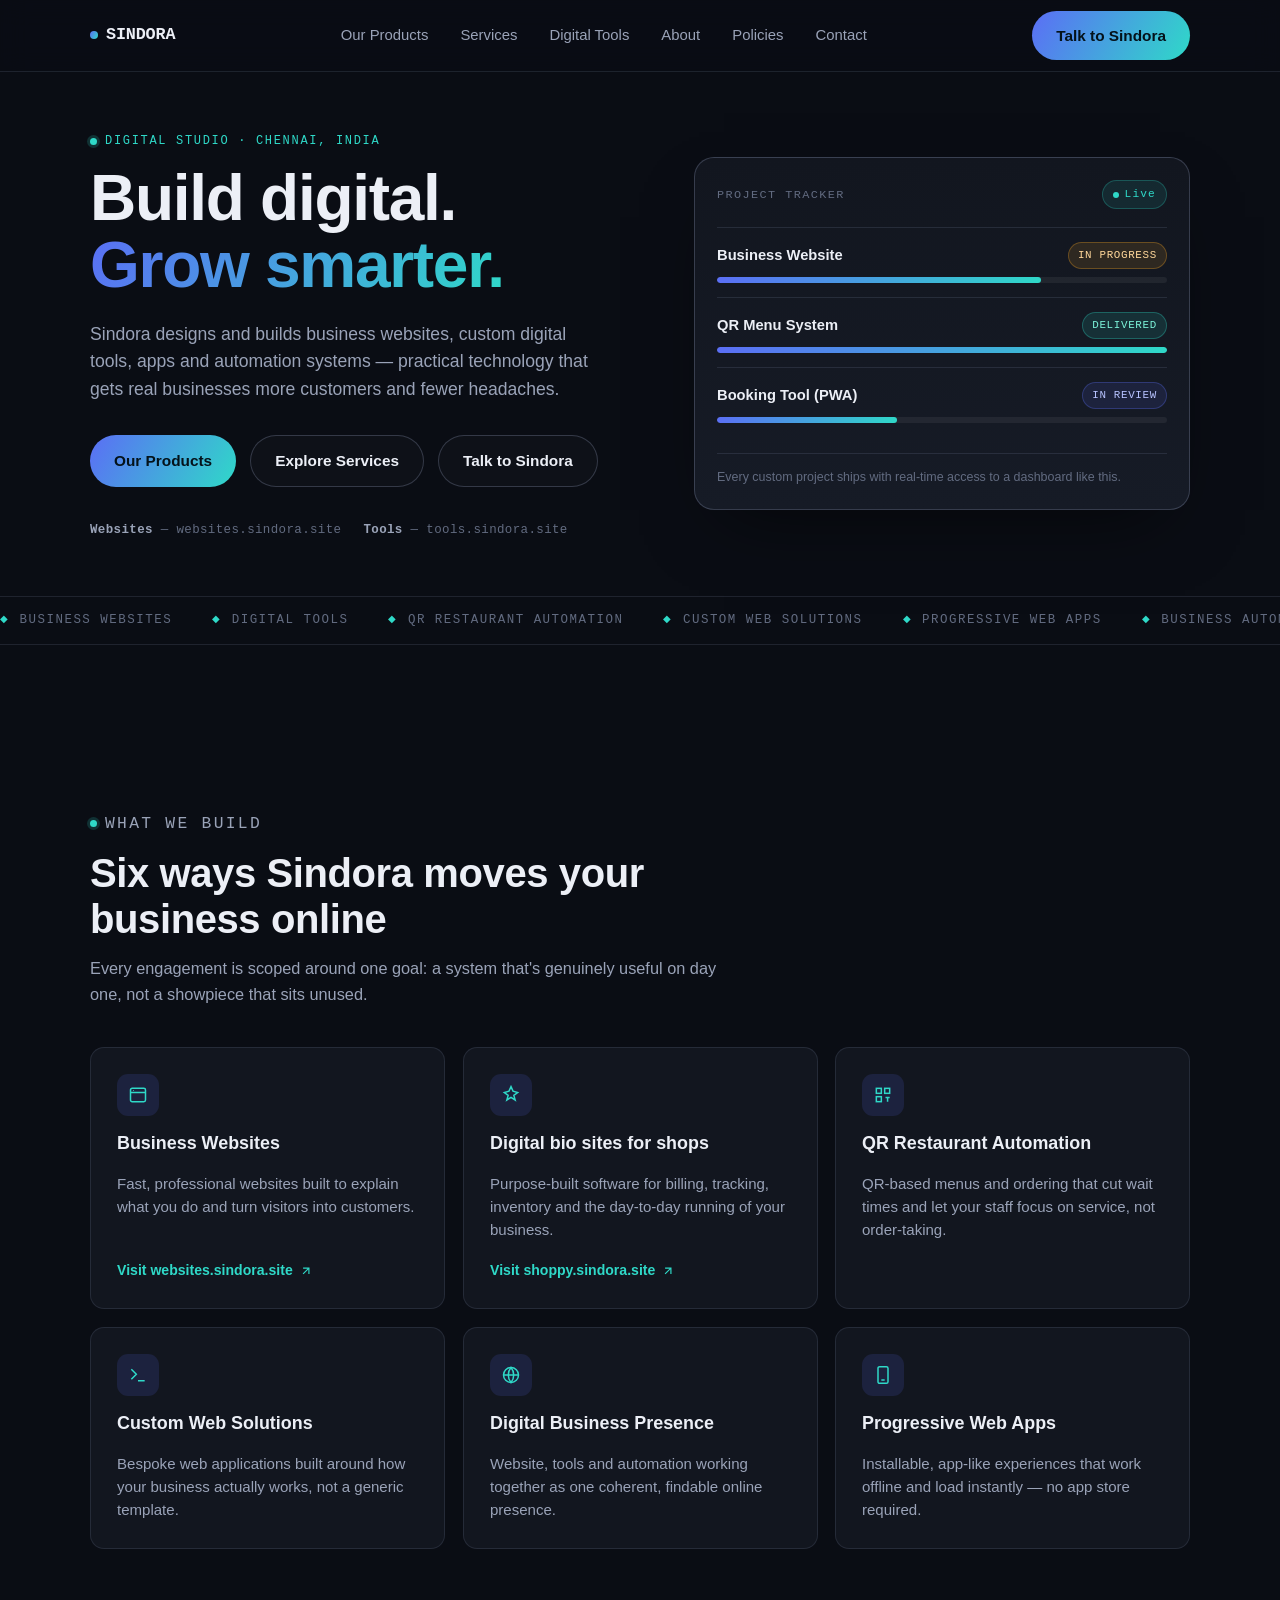
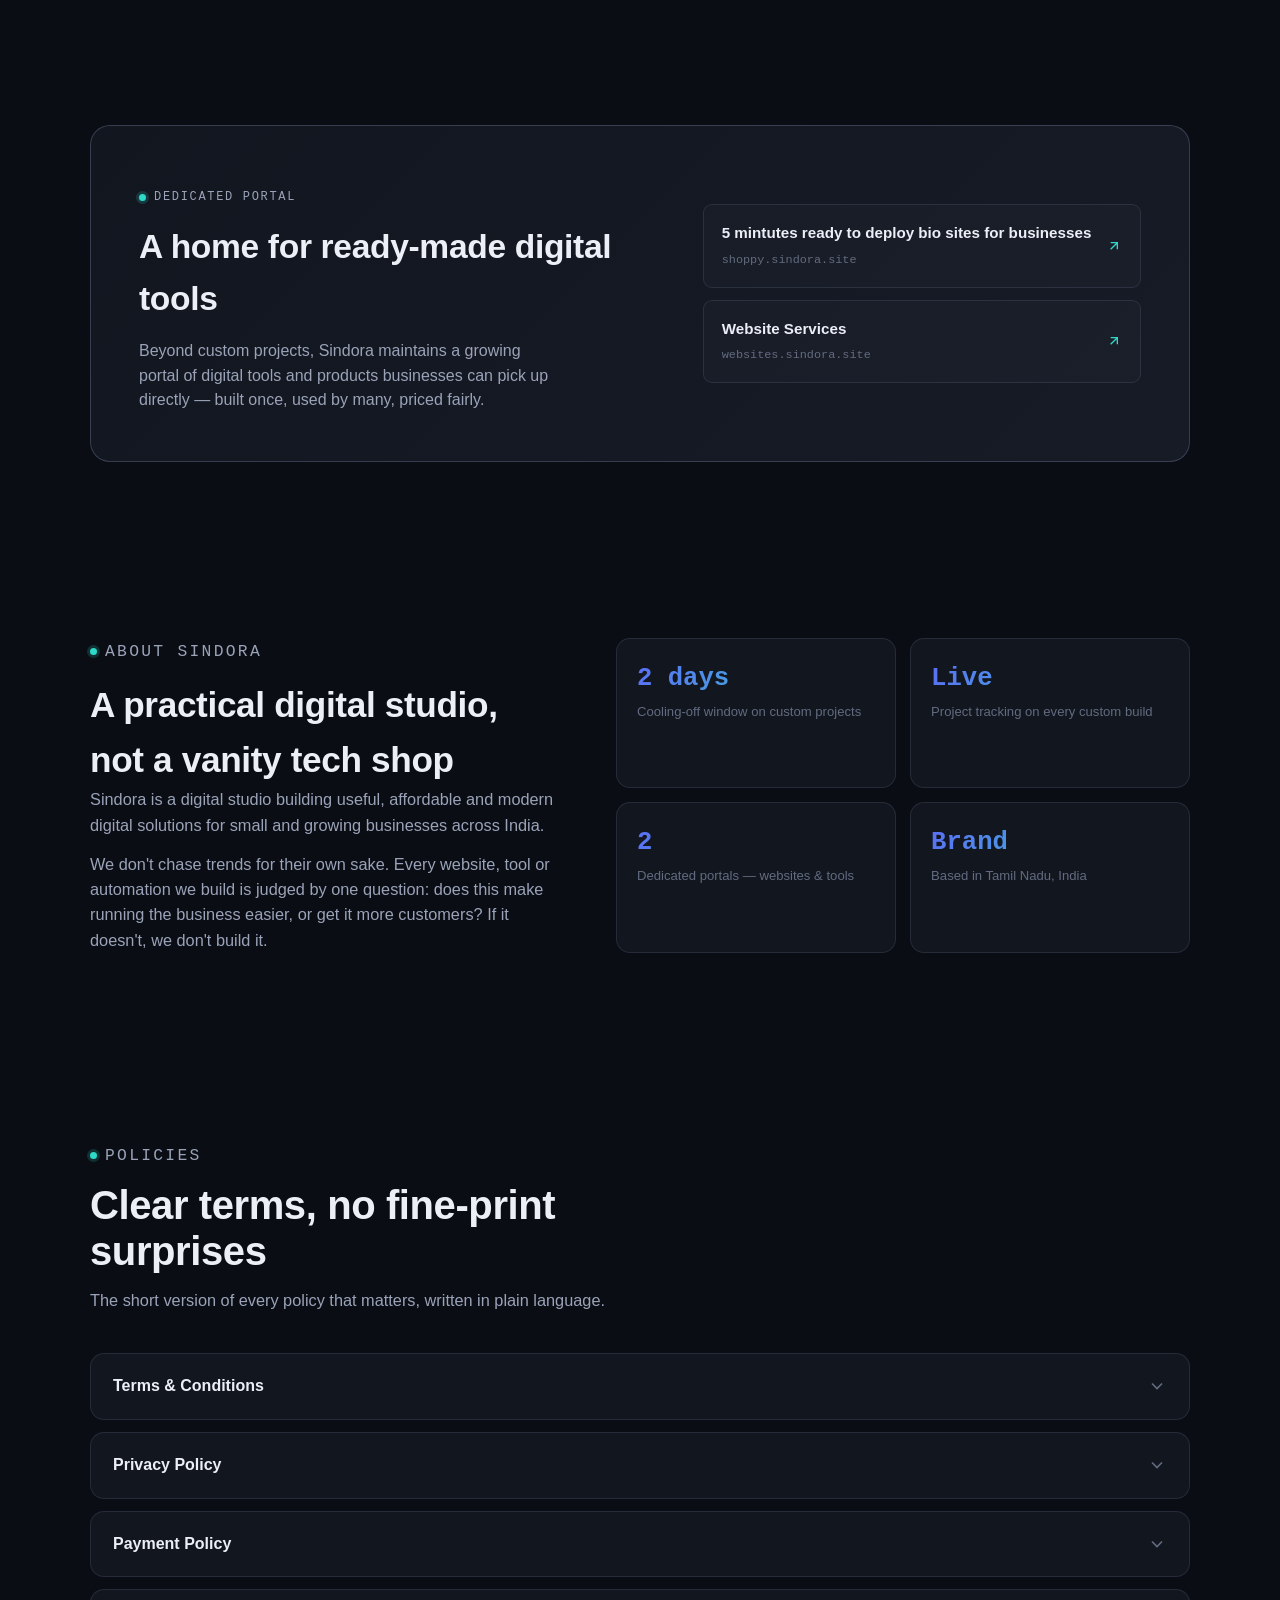
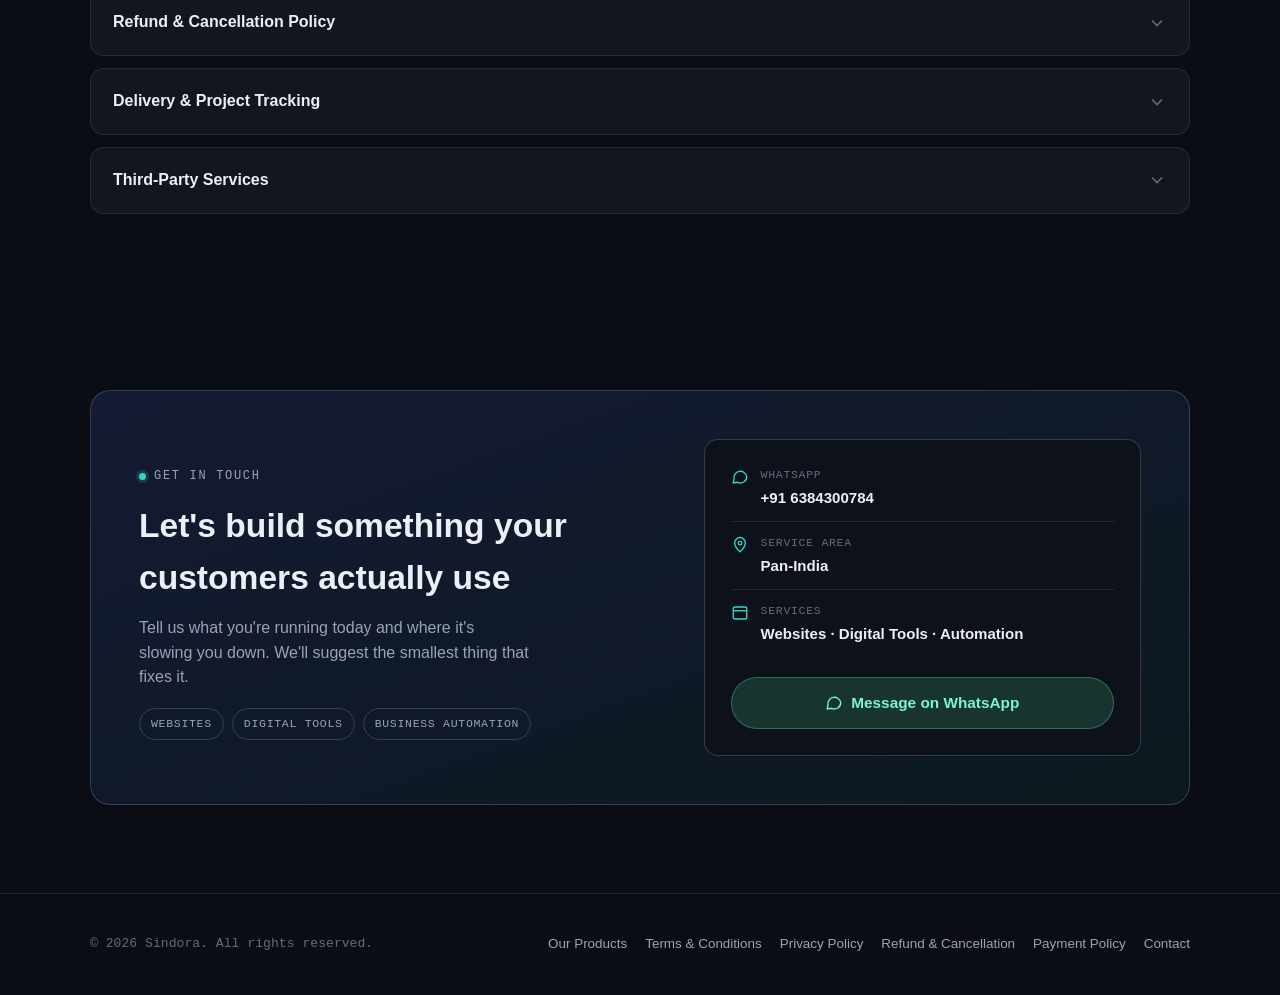
<file: index.html>
<!DOCTYPE html>
<html lang="en" class="no-js">
<head>
<meta charset="UTF-8">
<meta name="viewport" content="width=device-width, initial-scale=1, viewport-fit=cover">
<title>Sindora — Websites, Digital Tools &amp; Business Automation</title>
<meta name="description" content="Sindora builds business websites, digital tools, QR restaurant automation and progressive web apps for practical, modern businesses in Chennai and beyond.">
<meta name="theme-color" content="#0A0D14">
<link rel="icon" href="data:,">
<style>
  /* ============================================================
     TOKENS
  ============================================================ */
  :root{
    --bg:            #0A0D14;
    --bg-alt:        #0D111A;
    --panel:         #12161F;
    --panel-2:       #161B26;
    --border:        rgba(158,170,204,0.14);
    --border-strong: rgba(158,170,204,0.26);

    --text:          #ECEFF6;
    --text-muted:    #9AA3B8;
    --text-dim:      #626B80;

    --accent-1:      #5B6EF5;
    --accent-2:      #2FD9C8;
    --accent-grad:   linear-gradient(120deg, var(--accent-1), var(--accent-2));
    --accent-soft:   rgba(91,110,245,0.14);
    --live:          #2FD9C8;
    --warn:          #F5A623;

    --font-sans: -apple-system, BlinkMacSystemFont, "Segoe UI", Roboto, Helvetica, Arial, sans-serif;
    --font-mono: ui-monospace, "SF Mono", "Cascadia Code", "Roboto Mono", Consolas, "Courier New", monospace;

    --header-h: 64px;
    --container: 1180px;
    --radius-lg: 20px;
    --radius-md: 14px;
    --radius-sm: 9px;

    --ease: cubic-bezier(.22,.85,.32,1);
    scroll-padding-top: var(--header-h);
  }
  @media (min-width: 768px){
    :root{ --header-h: 72px; }
  }

  /* ============================================================
     RESET
  ============================================================ */
  *,*::before,*::after{ box-sizing: border-box; }
  html{
    background: var(--bg);
    -webkit-text-size-adjust: 100%;
    scroll-behavior: smooth;
  }
  body{
    margin:0;
    background: var(--bg);
    color: var(--text);
    font-family: var(--font-sans);
    font-size: 16px;
    line-height: 1.55;
    -webkit-font-smoothing: antialiased;
    overflow-x: hidden;
  }
  html, body{ max-width: 100%; }
  img,svg{ max-width:100%; display:block; }
  a{ color: inherit; text-decoration: none; }
  ul{ margin:0; padding:0; list-style:none; }
  h1,h2,h3,h4,p{ margin:0; }
  button{ font: inherit; color: inherit; background:none; border:0; cursor:pointer; }
  input{ font: inherit; }

  ::selection{ background: var(--accent-1); color:#fff; }

  :focus-visible{
    outline: 2px solid var(--accent-2);
    outline-offset: 3px;
    border-radius: 4px;
  }

  .container{
    width: 100%;
    max-width: var(--container);
    margin-inline: auto;
    padding-inline: 20px;
  }
  @media (min-width: 768px){ .container{ padding-inline: 32px; } }
  @media (min-width: 1024px){ .container{ padding-inline: 40px; } }

  .visually-hidden{
    position:absolute; width:1px; height:1px; padding:0; margin:-1px;
    overflow:hidden; clip:rect(0,0,0,0); white-space:nowrap; border:0;
  }

  .skip-link{
    position:absolute;
    left: 12px; top: -60px;
    background: var(--accent-2);
    color:#052024;
    font-weight:700;
    padding: 10px 16px;
    border-radius: var(--radius-sm);
    z-index: 200;
    transition: top .2s var(--ease);
  }
  .skip-link:focus{ top: 12px; }

  section{ scroll-margin-top: var(--header-h); }

  /* ============================================================
     BACKDROP
  ============================================================ */
  .backdrop{
    position: fixed;
    inset:0;
    z-index:-1;
    background:
      radial-gradient(60% 45% at 82% -8%, rgba(91,110,245,0.22), transparent 60%),
      radial-gradient(50% 40% at 10% 8%, rgba(47,217,200,0.10), transparent 60%),
      var(--bg);
  }
  .backdrop::after{
    content:"";
    position:absolute; inset:0;
    background-image: radial-gradient(rgba(255,255,255,0.045) 1px, transparent 1px);
    background-size: 22px 22px;
    opacity:.5;
  }

  /* ============================================================
     EYEBROW / MONO LABEL
  ============================================================ */
  .eyebrow{
    font-family: var(--font-mono);
    font-size: 12px;
    letter-spacing: .14em;
    text-transform: uppercase;
    color: var(--accent-2);
    display:inline-flex;
    align-items:center;
    gap:8px;
    margin-bottom: 14px;
  }
  .eyebrow::before{
    content:"";
    width:7px; height:7px;
    border-radius:50%;
    background: var(--accent-2);
    box-shadow: 0 0 0 3px rgba(47,217,200,0.18);
  }

  .section-head{ max-width: 640px; margin-bottom: 40px; }
  .section-head h2{
    font-size: clamp(1.7rem, 4.5vw, 2.5rem);
    line-height:1.15;
    letter-spacing:-.01em;
    font-weight: 700;
  }
  .section-head p{
    margin-top: 14px;
    color: var(--text-muted);
    font-size: 1.02rem;
  }

  .btn{
    display:inline-flex;
    align-items:center;
    justify-content:center;
    gap:8px;
    padding: 13px 24px;
    border-radius: 999px;
    font-weight:600;
    font-size: .96rem;
    white-space: nowrap;
    transition: transform .18s var(--ease), box-shadow .18s var(--ease), background-color .18s var(--ease), border-color .18s var(--ease);
  }
  .btn:active{ transform: translateY(1px); }
  .btn-primary{
    background: var(--accent-grad);
    color:#04121A;
  }
  .btn-primary:hover{ box-shadow: 0 10px 30px -8px rgba(91,110,245,0.55); }
  .btn-ghost{
    border: 1px solid var(--border-strong);
    color: var(--text);
    background: rgba(255,255,255,0.02);
  }
  .btn-ghost:hover{ border-color: var(--accent-2); background: rgba(47,217,200,0.06); }
  .btn-wa{
    background:#17352E;
    color:#7CF2D9;
    border:1px solid rgba(124,242,217,0.28);
  }
  .btn-wa:hover{ background:#1B4038; }

  /* ============================================================
     REVEAL ANIMATION
  ============================================================ */
  .reveal{
    opacity:0;
    transform: translateY(18px);
    transition: opacity .7s var(--ease), transform .7s var(--ease);
    will-change: opacity, transform;
  }
  .reveal.is-visible{ opacity:1; transform:none; }
  .reveal-group > *{ transition-delay: calc(var(--i,0) * 70ms); }

  @media (prefers-reduced-motion: reduce){
    html{ scroll-behavior:auto; }
    *,*::before,*::after{
      animation-duration: 0.001ms !important;
      animation-iteration-count: 1 !important;
      transition-duration: 0.001ms !important;
      scroll-behavior:auto !important;
    }
    .reveal{ opacity:1 !important; transform:none !important; }
  }

  noscript .reveal, html.no-js .reveal{ opacity:1; transform:none; }

  /* ============================================================
     HEADER / NAV
  ============================================================ */
  .site-header{
    position: fixed;
    top:0; left:0; right:0;
    z-index: 100;
    height: var(--header-h);
    display:flex;
    align-items:center;
    background: rgba(10,13,20,0.72);
    backdrop-filter: blur(14px) saturate(140%);
    -webkit-backdrop-filter: blur(14px) saturate(140%);
    border-bottom: 1px solid var(--border);
  }
  .nav{
    width:100%;
    display:flex;
    align-items:center;
    justify-content:space-between;
  }
  .nav__logo{
    font-family: var(--font-mono);
    font-weight:700;
    font-size: 1.05rem;
    letter-spacing: -.01em;
    display:flex;
    align-items:center;
    gap:8px;
  }
  .nav__logo .dot{
    width:8px; height:8px; border-radius:50%;
    background: var(--accent-grad);
    flex:none;
  }
  .nav__links{
    display:none;
    align-items:center;
    gap: 4px;
  }
  .nav__links a{
    padding: 9px 14px;
    border-radius: 999px;
    font-size: .93rem;
    color: var(--text-muted);
    transition: color .16s var(--ease), background-color .16s var(--ease);
  }
  .nav__links a:hover{ color: var(--text); background: rgba(255,255,255,0.05); }
  .nav__cta{ display:none; }

  .nav__toggle{
    display:flex;
    align-items:center;
    justify-content:center;
    width: 42px; height: 42px;
    border-radius: 10px;
    border: 1px solid var(--border-strong);
    background: rgba(255,255,255,0.02);
  }
  .nav__toggle-box{
    position:relative;
    width:18px; height:12px;
  }
  .nav__toggle-box span{
    position:absolute; left:0; right:0; height:2px;
    background: var(--text);
    border-radius: 2px;
    transition: transform .25s var(--ease), opacity .2s var(--ease), top .25s var(--ease);
  }
  .nav__toggle-box span:nth-child(1){ top:0; }
  .nav__toggle-box span:nth-child(2){ top:5px; }
  .nav__toggle-box span:nth-child(3){ top:10px; }
  .nav__toggle[aria-expanded="true"] .nav__toggle-box span:nth-child(1){ top:5px; transform: rotate(45deg); }
  .nav__toggle[aria-expanded="true"] .nav__toggle-box span:nth-child(2){ opacity:0; }
  .nav__toggle[aria-expanded="true"] .nav__toggle-box span:nth-child(3){ top:5px; transform: rotate(-45deg); }

  .nav__mobile{
    position: fixed;
    top: var(--header-h);
    left:0; right:0;
    bottom:0;
    background: rgba(9,11,17,0.98);
    backdrop-filter: blur(10px);
    display:flex;
    flex-direction:column;
    padding: 28px 24px;
    gap: 6px;
    transform: translateX(100%);
    transition: transform .32s var(--ease);
    overflow-y:auto;
  }
  .nav__mobile[data-open="true"]{ transform: translateX(0); }
  .nav__mobile a{
    padding: 16px 6px;
    font-size: 1.25rem;
    font-weight:600;
    border-bottom: 1px solid var(--border);
    color: var(--text);
  }
  .nav__mobile .btn{ margin-top: 20px; width:100%; }
  body[data-menu-open="true"]{ overflow:hidden; }

  noscript .nav__toggle{ display:none; }

  @media (min-width: 900px){
    .nav__links{ display:flex; }
    .nav__cta{ display:inline-flex; }
    .nav__toggle{ display:none; }
    .nav__mobile{ display:none !important; }
  }

  /* ============================================================
     HERO
  ============================================================ */
  .hero{
    padding-top: calc(var(--header-h) + 56px);
    padding-bottom: 64px;
  }
  .hero__grid{
    display:grid;
    gap: 40px;
  }
  @media (min-width: 1024px){
    .hero__grid{
      grid-template-columns: 1.05fr .95fr;
      align-items:center;
      gap: 56px;
    }
  }
  .hero__title{
    font-size: clamp(2.4rem, 7.5vw, 4rem);
    line-height: 1.05;
    letter-spacing: -.02em;
    font-weight: 800;
  }
  .hero__title em{
    font-style:normal;
    background: var(--accent-grad);
    -webkit-background-clip:text;
    background-clip:text;
    color:transparent;
  }
  .hero__lede{
    margin-top: 22px;
    max-width: 520px;
    font-size: 1.1rem;
    color: var(--text-muted);
  }
  .hero__actions{
    margin-top: 32px;
    display:flex;
    flex-wrap:wrap;
    gap: 14px;
  }
  .hero__meta{
    margin-top: 34px;
    display:flex;
    flex-wrap:wrap;
    gap: 22px;
    font-family: var(--font-mono);
    font-size: .78rem;
    color: var(--text-dim);
    letter-spacing:.03em;
  }
  .hero__meta strong{ color: var(--text-muted); font-weight:600; }

  /* ---- dashboard signature panel ---- */
  .tracker{
    position: relative;
    background: linear-gradient(180deg, var(--panel), var(--panel-2));
    border: 1px solid var(--border-strong);
    border-radius: var(--radius-lg);
    padding: 22px;
    box-shadow: 0 30px 70px -30px rgba(0,0,0,0.6);
  }
  .tracker__top{
    display:flex;
    align-items:center;
    justify-content:space-between;
    margin-bottom: 18px;
  }
  .tracker__title{
    font-family: var(--font-mono);
    font-size: .74rem;
    letter-spacing:.12em;
    color: var(--text-dim);
    text-transform:uppercase;
  }
  .tracker__live{
    display:inline-flex;
    align-items:center;
    gap:6px;
    font-family: var(--font-mono);
    font-size: .7rem;
    letter-spacing:.1em;
    color: var(--live);
    background: rgba(47,217,200,0.1);
    border: 1px solid rgba(47,217,200,0.25);
    padding: 5px 10px;
    border-radius: 999px;
  }
  .tracker__live .pulse{
    width:6px; height:6px; border-radius:50%;
    background: var(--live);
    animation: pulse 1.8s ease-in-out infinite;
  }
  @keyframes pulse{
    0%,100%{ opacity:1; }
    50%{ opacity:.35; }
  }
  .tracker__row{
    padding: 14px 0;
    border-top: 1px solid var(--border);
  }
  .tracker__row:first-of-type{ border-top:0; }
  .tracker__row-top{
    display:flex;
    align-items:center;
    justify-content:space-between;
    gap: 10px;
    margin-bottom: 8px;
  }
  .tracker__name{ font-size: .92rem; font-weight:600; }
  .tracker__status{
    font-family: var(--font-mono);
    font-size: .68rem;
    letter-spacing:.06em;
    text-transform:uppercase;
    padding: 4px 9px;
    border-radius: 999px;
    flex:none;
  }
  .tracker__status.is-progress{ color:#FFD79A; background: rgba(245,166,35,0.12); border:1px solid rgba(245,166,35,0.3); }
  .tracker__status.is-review{ color:#B7C2FF; background: rgba(91,110,245,0.12); border:1px solid rgba(91,110,245,0.3); }
  .tracker__status.is-done{ color:#7CF2D9; background: rgba(47,217,200,0.12); border:1px solid rgba(47,217,200,0.3); }
  .tracker__bar{
    height:6px;
    border-radius:999px;
    background: rgba(255,255,255,0.06);
    overflow:hidden;
  }
  .tracker__bar span{
    display:block;
    height:100%;
    border-radius:999px;
    background: var(--accent-grad);
  }
  .tracker__foot{
    margin-top: 16px;
    padding-top: 14px;
    border-top: 1px solid var(--border);
    font-size: .78rem;
    color: var(--text-dim);
  }

  /* ---- ticker ---- */
  .ticker{
    margin-top: 56px;
    border-top: 1px solid var(--border);
    border-bottom: 1px solid var(--border);
    overflow:hidden;
    padding: 14px 0;
  }
  .ticker__track{
    display:flex;
    width: max-content;
    gap: 40px;
    animation: ticker 26s linear infinite;
  }
  @media (prefers-reduced-motion: reduce){
    .ticker__track{ animation:none; flex-wrap:wrap; }
  }
  .ticker__track span{
    font-family: var(--font-mono);
    font-size: .78rem;
    letter-spacing:.12em;
    color: var(--text-dim);
    text-transform:uppercase;
    white-space:nowrap;
    display:flex;
    align-items:center;
    gap:10px;
  }
  .ticker__track span::before{ content:"◆"; color: var(--accent-2); font-size:.6rem; }
  @keyframes ticker{
    from{ transform: translateX(0); }
    to{ transform: translateX(-50%); }
  }

  /* ============================================================
     SERVICES
  ============================================================ */
  .services{ padding-block: 88px; }
  .card-grid{
    display:grid;
    grid-template-columns: 1fr;
    gap: 18px;
  }
  @media (min-width: 640px){
    .card-grid{ grid-template-columns: 1fr 1fr; }
  }
  @media (min-width: 1024px){
    .card-grid{ grid-template-columns: repeat(3, 1fr); }
  }
  .card{
    background: var(--panel);
    border: 1px solid var(--border);
    border-radius: var(--radius-md);
    padding: 26px;
    display:flex;
    flex-direction:column;
    gap: 14px;
    transition: border-color .2s var(--ease), transform .2s var(--ease), background-color .2s var(--ease);
    height:100%;
  }
  .card:hover{ border-color: var(--border-strong); transform: translateY(-3px); background: var(--panel-2); }
  .card__icon{
    width: 42px; height:42px;
    border-radius: 11px;
    background: var(--accent-soft);
    display:flex; align-items:center; justify-content:center;
    color: var(--accent-2);
    flex:none;
  }
  .card__icon svg{ width:20px; height:20px; }
  .card h3{ font-size: 1.12rem; font-weight:700; }
  .card p{ color: var(--text-muted); font-size: .94rem; flex:1; }
  .card__link{
    display:inline-flex;
    align-items:center;
    gap:6px;
    font-size: .88rem;
    font-weight:600;
    color: var(--accent-2);
    margin-top:4px;
  }
  .card__link svg{ width:14px; height:14px; transition: transform .18s var(--ease); }
  .card__link:hover svg{ transform: translate(2px,-2px); }

  /* ============================================================
     TOOLS PORTAL
  ============================================================ */
  .tools{ padding-block: 88px; }
  .tools__panel{
    display:grid;
    gap: 28px;
    background: linear-gradient(135deg, var(--panel), var(--panel-2));
    border: 1px solid var(--border-strong);
    border-radius: var(--radius-lg);
    padding: 36px 28px;
  }
  @media (min-width: 900px){
    .tools__panel{
      grid-template-columns: 1.1fr .9fr;
      padding: 48px;
      align-items:center;
    }
  }
  .tools__panel h2{ font-size: clamp(1.5rem, 3.6vw, 2.1rem); font-weight:700; letter-spacing:-.01em; }
  .tools__panel p{ margin-top:14px; color: var(--text-muted); max-width: 46ch; }
  .tools__links{
    display:grid;
    gap: 12px;
  }
  .tools__linkcard{
    display:flex;
    align-items:center;
    justify-content:space-between;
    gap:10px;
    padding: 16px 18px;
    border-radius: var(--radius-sm);
    border: 1px solid var(--border);
    background: rgba(255,255,255,0.02);
    transition: border-color .18s var(--ease), background-color .18s var(--ease);
  }
  .tools__linkcard:hover{ border-color: var(--accent-2); background: rgba(47,217,200,0.06); }
  .tools__linkcard .name{ font-weight:600; font-size:.95rem; }
  .tools__linkcard .url{ font-family: var(--font-mono); font-size: .74rem; color: var(--text-dim); }
  .tools__linkcard svg{ width:16px; height:16px; color: var(--accent-2); flex:none; }

  /* ============================================================
     ABOUT
  ============================================================ */
  .about{ padding-block: 88px; }
  .about__grid{
    display:grid;
    gap: 32px;
  }
  @media (min-width: 900px){
    .about__grid{ grid-template-columns: .9fr 1.1fr; gap: 56px; }
  }
  .about__copy p{ color: var(--text-muted); font-size: 1.02rem; }
  .about__copy p + p{ margin-top: 14px; }
  .stat-grid{
    display:grid;
    grid-template-columns: repeat(2,1fr);
    gap: 14px;
  }
  .stat{
    padding: 20px;
    border: 1px solid var(--border);
    border-radius: var(--radius-md);
    background: var(--panel);
  }
  .stat b{
    display:block;
    font-family: var(--font-mono);
    font-size: 1.6rem;
    background: var(--accent-grad);
    -webkit-background-clip:text; background-clip:text; color:transparent;
  }
  .stat span{ font-size: .82rem; color: var(--text-dim); }

  /* ============================================================
     POLICIES (accordion)
  ============================================================ */
  .policies{ padding-block: 88px; }
  .policy-list{ display:flex; flex-direction:column; gap: 12px; }
  .policy{
    border: 1px solid var(--border);
    border-radius: var(--radius-md);
    background: var(--panel);
    overflow:hidden;
  }
  .policy summary{
    list-style:none;
    cursor:pointer;
    padding: 20px 22px;
    display:flex;
    align-items:center;
    justify-content:space-between;
    gap: 16px;
    font-weight:600;
    font-size: 1rem;
  }
  .policy summary::-webkit-details-marker{ display:none; }
  .policy summary .chev{
    flex:none;
    width:20px; height:20px;
    transition: transform .22s var(--ease);
    color: var(--text-dim);
  }
  .policy[open] summary .chev{ transform: rotate(180deg); }
  .policy__body{
    padding: 0 22px 24px;
    color: var(--text-muted);
    font-size: .95rem;
  }
  .policy__body h4{
    color: var(--text);
    font-size: .86rem;
    text-transform: uppercase;
    letter-spacing: .06em;
    margin: 18px 0 8px;
    font-family: var(--font-mono);
  }
  .policy__body h4:first-child{ margin-top:0; }
  .policy__body ul{ margin-top: 8px; display:grid; gap:6px; }
  .policy__body ul li{ padding-left: 18px; position:relative; }
  .policy__body ul li::before{
    content:"—";
    position:absolute; left:0; color: var(--text-dim);
  }
  .policy__body p + p{ margin-top:10px; }
  .callout{
    margin-top: 14px;
    padding: 14px 16px;
    border-radius: var(--radius-sm);
    border: 1px solid rgba(245,166,35,0.3);
    background: rgba(245,166,35,0.08);
    color: #FFE1B0;
    font-size: .88rem;
  }
  .callout.is-teal{
    border-color: rgba(47,217,200,0.3);
    background: rgba(47,217,200,0.08);
    color: #BFF6EB;
  }

  /* ============================================================
     CONTACT
  ============================================================ */
  .contact{ padding-block: 88px; }
  .contact__panel{
    display:grid;
    gap: 30px;
    background: linear-gradient(160deg, rgba(91,110,245,0.14), rgba(47,217,200,0.06));
    border: 1px solid var(--border-strong);
    border-radius: var(--radius-lg);
    padding: 34px 26px;
  }
  @media (min-width: 900px){
    .contact__panel{ grid-template-columns: 1.1fr .9fr; padding: 48px; align-items:center; }
  }
  .contact__panel h2{ font-size: clamp(1.5rem,3.6vw,2.1rem); font-weight:700; }
  .contact__panel > div > p{ margin-top:12px; color: var(--text-muted); max-width: 44ch; }
  .contact__tags{ display:flex; flex-wrap:wrap; gap:8px; margin-top:18px; }
  .contact__tags span{
    font-family: var(--font-mono);
    font-size: .72rem;
    letter-spacing:.06em;
    text-transform:uppercase;
    padding: 6px 11px;
    border-radius:999px;
    border:1px solid var(--border-strong);
    color: var(--text-muted);
  }
  .contact__card{
    background: var(--bg-alt);
    border: 1px solid var(--border-strong);
    border-radius: var(--radius-md);
    padding: 26px;
  }
  .contact__card .row{
    display:flex;
    align-items:flex-start;
    gap:12px;
    padding: 12px 0;
    border-top: 1px solid var(--border);
  }
  .contact__card .row:first-child{ border-top:0; padding-top:0; }
  .contact__card .row svg{ width:18px; height:18px; color:var(--accent-2); flex:none; margin-top:2px; }
  .contact__card .row .label{ font-size:.72rem; color:var(--text-dim); text-transform:uppercase; letter-spacing:.06em; font-family:var(--font-mono); }
  .contact__card .row .value{ font-size:.94rem; font-weight:600; margin-top:2px; }
  .contact__card .btn{ width:100%; margin-top:20px; }

  /* ============================================================
     FOOTER
  ============================================================ */
  .site-footer{
    border-top: 1px solid var(--border);
    padding-block: 40px;
  }
  .footer__grid{
    display:flex;
    flex-direction:column;
    gap: 20px;
  }
  @media (min-width: 768px){
    .footer__grid{ flex-direction:row; align-items:center; justify-content:space-between; }
  }
  .footer__brand{
    font-family: var(--font-mono);
    font-size: .82rem;
    color: var(--text-dim);
  }
  .footer__links{
    display:flex;
    flex-wrap:wrap;
    gap: 8px 18px;
  }
  .footer__links a{
    font-size: .84rem;
    color: var(--text-muted);
  }
  .footer__links a:hover{ color: var(--text); }
</style>
</head>
<body>
<a class="skip-link" href="#main">Skip to content</a>
<div class="backdrop" aria-hidden="true"></div>

<header class="site-header">
  <div class="container nav">
    <a href="#home" class="nav__logo" aria-label="Sindora, home">
      <span class="dot" aria-hidden="true"></span> SINDORA
    </a>

    <nav class="nav__links" aria-label="Primary">
      <a href="products.html">Our Products</a>
      <a href="#services">Services</a>
      <a href="#tools">Digital Tools</a>
      <a href="#about">About</a>
      <a href="#policies">Policies</a>
      <a href="#contact">Contact</a>
    </nav>

    <a href="#contact" class="btn btn-primary nav__cta">Talk to Sindora</a>

    <button class="nav__toggle" type="button" id="menuToggle" aria-expanded="false" aria-controls="mobileMenu" aria-label="Open menu">
      <span class="nav__toggle-box" aria-hidden="true"><span></span><span></span><span></span></span>
    </button>
  </div>

  <nav class="nav__mobile" id="mobileMenu" data-open="false" aria-label="Mobile" hidden>
    <a href="products.html">Our Products</a>
    <a href="#services">Services</a>
    <a href="#tools">Digital Tools</a>
    <a href="#about">About</a>
    <a href="#policies">Policies</a>
    <a href="#contact">Contact</a>
    <a href="#contact" class="btn btn-primary">Talk to Sindora</a>
  </nav>
</header>

<noscript>
  <style>
    .nav__mobile{ display:block !important; position:static !important; transform:none !important; background:none !important; backdrop-filter:none !important; padding: 10px 20px !important; }
    .nav__toggle{ display:none !important; }
    .reveal{ opacity:1 !important; transform:none !important; }
    .ticker__track{ animation:none !important; flex-wrap:wrap !important; }
  </style>
</noscript>

<main id="main">

  <!-- ============================================================ HERO -->
  <section id="home" class="hero">
    <div class="container hero__grid">
      <div>
        <p class="eyebrow">Digital studio · Chennai, India</p>
        <h1 class="hero__title">Build digital.<br><em>Grow smarter.</em></h1>
        <p class="hero__lede">Sindora designs and builds business websites, custom digital tools, apps and automation systems — practical technology that gets real businesses more customers and fewer headaches.</p>
        <div class="hero__actions">
          <a href="products.html" class="btn btn-primary">Our Products</a>
          <a href="#services" class="btn btn-ghost">Explore Services</a>
          <a href="#contact" class="btn btn-ghost">Talk to Sindora</a>
        </div>
        <div class="hero__meta">
          <span><strong>Websites</strong> — websites.sindora.site</span>
          <span><strong>Tools</strong> — tools.sindora.site</span>
        </div>
      </div>

      <div class="tracker reveal" aria-hidden="true">
        <div class="tracker__top">
          <span class="tracker__title">Project tracker</span>
          <span class="tracker__live"><span class="pulse"></span>Live</span>
        </div>

        <div class="tracker__row">
          <div class="tracker__row-top">
            <span class="tracker__name">Business Website</span>
            <span class="tracker__status is-progress">In progress</span>
          </div>
          <div class="tracker__bar"><span style="width:72%"></span></div>
        </div>

        <div class="tracker__row">
          <div class="tracker__row-top">
            <span class="tracker__name">QR Menu System</span>
            <span class="tracker__status is-done">Delivered</span>
          </div>
          <div class="tracker__bar"><span style="width:100%"></span></div>
        </div>

        <div class="tracker__row">
          <div class="tracker__row-top">
            <span class="tracker__name">Booking Tool (PWA)</span>
            <span class="tracker__status is-review">In review</span>
          </div>
          <div class="tracker__bar"><span style="width:40%"></span></div>
        </div>

        <div class="tracker__foot">Every custom project ships with real-time access to a dashboard like this.</div>
      </div>
    </div>

    <div class="ticker" role="presentation">
      <div class="ticker__track" aria-hidden="true">
        <span>Business Websites</span><span>Digital Tools</span><span>QR Restaurant Automation</span><span>Custom Web Solutions</span><span>Progressive Web Apps</span><span>Business Automation</span>
        <span>Business Websites</span><span>Digital Tools</span><span>QR Restaurant Automation</span><span>Custom Web Solutions</span><span>Progressive Web Apps</span><span>Business Automation</span>
      </div>
    </div>
  </section>

  <!-- ============================================================ SERVICES -->
  <section id="services" class="services">
    <div class="container">
      <div class="section-head reveal">
        <p class="eyebrow">What we build</p>
        <h2>Six ways Sindora moves your business online</h2>
        <p>Every engagement is scoped around one goal: a system that's genuinely useful on day one, not a showpiece that sits unused.</p>
      </div>

      <div class="card-grid reveal-group">
        <article class="card reveal" style="--i:0">
          <div class="card__icon"><svg viewBox="0 0 24 24" fill="none" stroke="currentColor" stroke-width="1.8"><rect x="3" y="4" width="18" height="16" rx="2"/><path d="M3 9h18"/><circle cx="6.5" cy="6.5" r=".6" fill="currentColor" stroke="none"/></svg></div>
          <h3>Business Websites</h3>
          <p>Fast, professional websites built to explain what you do and turn visitors into customers.</p>
          <a class="card__link" href="https://websites.sindora.site" target="_blank" rel="noopener">Visit websites.sindora.site <svg viewBox="0 0 24 24" fill="none" stroke="currentColor" stroke-width="2"><path d="M7 17L17 7M7 7h10v10"/></svg></a>
        </article>

        <article class="card reveal" style="--i:1">
          <div class="card__icon"><svg viewBox="0 0 24 24" fill="none" stroke="currentColor" stroke-width="1.8"><path d="M12 2l2.4 5.4L20 9l-4.6 3.4L17 18l-5-3.2L7 18l1.6-5.6L4 9l5.6-1.6z"/></svg></div>
          <h3>Digital bio sites for shops </h3>
          <p>Purpose-built software for billing, tracking, inventory and the day-to-day running of your business.</p>
          <a class="card__link" href="https://shoppy.sindora.site" target="_blank" rel="noopener">Visit shoppy.sindora.site <svg viewBox="0 0 24 24" fill="none" stroke="currentColor" stroke-width="2"><path d="M7 17L17 7M7 7h10v10"/></svg></a>
        </article>

        <article class="card reveal" style="--i:2">
          <div class="card__icon"><svg viewBox="0 0 24 24" fill="none" stroke="currentColor" stroke-width="1.8"><rect x="4" y="4" width="6" height="6"/><rect x="14" y="4" width="6" height="6"/><rect x="4" y="14" width="6" height="6"/><path d="M15 15h5M17.5 14v6"/></svg></div>
          <h3>QR Restaurant Automation</h3>
          <p>QR-based menus and ordering that cut wait times and let your staff focus on service, not order-taking.</p>
        </article>

        <article class="card reveal" style="--i:3">
          <div class="card__icon"><svg viewBox="0 0 24 24" fill="none" stroke="currentColor" stroke-width="1.8"><path d="M4 17l6-6-6-6M12 19h8"/></svg></div>
          <h3>Custom Web Solutions</h3>
          <p>Bespoke web applications built around how your business actually works, not a generic template.</p>
        </article>

        <article class="card reveal" style="--i:4">
          <div class="card__icon"><svg viewBox="0 0 24 24" fill="none" stroke="currentColor" stroke-width="1.8"><circle cx="12" cy="12" r="9"/><path d="M3 12h18M12 3a14 14 0 010 18 14 14 0 010-18z"/></svg></div>
          <h3>Digital Business Presence</h3>
          <p>Website, tools and automation working together as one coherent, findable online presence.</p>
        </article>

        <article class="card reveal" style="--i:5">
          <div class="card__icon"><svg viewBox="0 0 24 24" fill="none" stroke="currentColor" stroke-width="1.8"><rect x="6" y="2" width="12" height="20" rx="2"/><path d="M10 18h4"/></svg></div>
          <h3>Progressive Web Apps</h3>
          <p>Installable, app-like experiences that work offline and load instantly — no app store required.</p>
        </article>
      </div>
    </div>
  </section>

  <!-- ============================================================ TOOLS PORTAL -->
  <section id="tools" class="tools">
    <div class="container">
      <div class="tools__panel reveal">
        <div>
          <p class="eyebrow">Dedicated portal</p>
          <h2>A home for ready-made digital tools</h2>
          <p>Beyond custom projects, Sindora maintains a growing portal of digital tools and products businesses can pick up directly — built once, used by many, priced fairly.</p>
        </div>
        <div class="tools__links">
          <a class="tools__linkcard" href="https://shoppy.sindora.site" target="_blank" rel="noopener">
            <span><span class="name">5 mintutes ready to deploy bio sites for businesses</span><br><span class="url">shoppy.sindora.site</span></span>
            <svg viewBox="0 0 24 24" fill="none" stroke="currentColor" stroke-width="2"><path d="M7 17L17 7M7 7h10v10"/></svg>
          </a>
          <a class="tools__linkcard" href="https://websites.sindora.site" target="_blank" rel="noopener">
            <span><span class="name">Website Services</span><br><span class="url">websites.sindora.site</span></span>
            <svg viewBox="0 0 24 24" fill="none" stroke="currentColor" stroke-width="2"><path d="M7 17L17 7M7 7h10v10"/></svg>
          </a>
        </div>
      </div>
    </div>
  </section>

  <!-- ============================================================ ABOUT -->
  <section id="about" class="about">
    <div class="container about__grid">
      <div class="about__copy reveal">
        <p class="eyebrow">About Sindora</p>
        <h2 style="font-size:clamp(1.6rem,4vw,2.2rem);font-weight:700;letter-spacing:-.01em;">A practical digital studio, not a vanity tech shop</h2>
        <p>Sindora is a digital studio building useful, affordable and modern digital solutions for small and growing businesses across India.</p>
        <p>We don't chase trends for their own sake. Every website, tool or automation we build is judged by one question: does this make running the business easier, or get it more customers? If it doesn't, we don't build it.</p>
      </div>
      <div class="stat-grid reveal">
        <div class="stat"><b>2 days</b><span>Cooling-off window on custom projects</span></div>
        <div class="stat"><b>Live</b><span>Project tracking on every custom build</span></div>
        <div class="stat"><b>2</b><span>Dedicated portals — websites &amp; tools</span></div>
        <div class="stat"><b>Brand</b><span>Based in Tamil Nadu, India</span></div>
      </div>
    </div>
  </section>

  <!-- ============================================================ POLICIES -->
  <section id="policies" class="policies">
    <div class="container">
      <div class="section-head reveal">
        <p class="eyebrow">Policies</p>
        <h2>Clear terms, no fine-print surprises</h2>
        <p>The short version of every policy that matters, written in plain language.</p>
      </div>

      <div class="policy-list reveal">

        <details class="policy">
          <summary>Terms &amp; Conditions
            <svg class="chev" viewBox="0 0 24 24" fill="none" stroke="currentColor" stroke-width="2"><path d="M6 9l6 6 6-6"/></svg>
          </summary>
          <div class="policy__body">
            <p>By engaging Sindora for any product or service, you agree to the description, scope, pricing and delivery terms shared and agreed at the time of order.</p>
            <ul>
              <li>You agree to provide accurate information and content needed to complete the work.</li>
              <li>Custom work is scoped and priced based on what is agreed before the project begins.</li>
              <li>Requests outside the agreed scope may require additional time and payment.</li>
            </ul>
          </div>
        </details>

        <details class="policy">
          <summary>Privacy Policy
            <svg class="chev" viewBox="0 0 24 24" fill="none" stroke="currentColor" stroke-width="2"><path d="M6 9l6 6 6-6"/></svg>
          </summary>
          <div class="policy__body">
            <p>Sindora collects information such as your name, contact details and project requirements to communicate with you, process orders and deliver services and support.</p>
            <ul>
              <li>Information is used only for legitimate business purposes related to your order or enquiry.</li>
              <li>Reasonable technical and organisational security measures are used to protect your information.</li>
              <li>Payment information, where applicable, is handled by third-party payment providers and is not stored by Sindora directly.</li>
            </ul>
          </div>
        </details>

        <details class="policy">
          <summary>Payment Policy
            <svg class="chev" viewBox="0 0 24 24" fill="none" stroke="currentColor" stroke-width="2"><path d="M6 9l6 6 6-6"/></svg>
          </summary>
          <div class="policy__body">
            <p>Payment is required according to the price displayed or otherwise agreed with Sindora for your product or service.</p>
            <ul>
              <li>Custom development begins once the agreed advance, or full payment, has been received.</li>
              <li>Work outside the originally agreed scope may require a separate, additional payment before it begins.</li>
            </ul>
          </div>
        </details>

        <details class="policy">
          <summary>Refund &amp; Cancellation Policy
            <svg class="chev" viewBox="0 0 24 24" fill="none" stroke="currentColor" stroke-width="2"><path d="M6 9l6 6 6-6"/></svg>
          </summary>
          <div class="policy__body">
            <h4>Custom projects</h4>
            <p>This applies only to custom plan websites, apps and QR restaurant automation. You may cancel <strong>within 2 days of payment</strong>, while the project is still ongoing, and receive a full refund, subject to applicable terms and law. After 2 days refund window, Any advance amount paid for custom sites are non refundable by nature- due to cost of time we've spend on building your site.</p>
            <div class="callout is-teal">Custom project? You have a 2-day window to cancel for a full refund, as long as the project hasn't been completed.</div>
            <h4>Direct digital products</h4>
            <p>Downloadable digital products, direct-access tools and similar resources are <strong>non-refundable once payment is made</strong>, because access or delivery may be immediate.</p>
            <div class="callout">Direct digital products and instant-access tools cannot be refunded after payment — please review before purchasing.</div>
          </div>
        </details>

        <details class="policy">
          <summary>Delivery &amp; Project Tracking
            <svg class="chev" viewBox="0 0 24 24" fill="none" stroke="currentColor" stroke-width="2"><path d="M6 9l6 6 6-6"/></svg>
          </summary>
          <div class="policy__body">
            <p>For custom websites, digital tools, apps and QR restaurant automation, you get access to a live project tracking dashboard after payment, showing:</p>
            <ul>
              <li>Current project status</li>
              <li>Estimated delivery time</li>
              <li>Final delivery time, once confirmed</li>
            </ul>
            <p>Delivery estimates can shift due to project complexity, content you provide, approval turnaround, requested changes or changes to scope. Reasonable revisions within the agreed scope are included where applicable; major changes outside that scope may require additional payment.</p>
          </div>
        </details>

        <details class="policy">
          <summary>Third-Party Services
            <svg class="chev" viewBox="0 0 24 24" fill="none" stroke="currentColor" stroke-width="2"><path d="M6 9l6 6 6-6"/></svg>
          </summary>
          <div class="policy__body">
            <p>Projects may depend on third-party providers such as hosting, domain registrars, payment gateways, messaging platforms and other cloud services. Their availability, pricing and policies are controlled by those providers, not Sindora.</p>
          </div>
        </details>

      </div>
    </div>
  </section>

  <!-- ============================================================ CONTACT -->
  <section id="contact" class="contact">
    <div class="container">
      <div class="contact__panel reveal">
        <div>
          <p class="eyebrow">Get in touch</p>
          <h2>Let's build something your customers actually use</h2>
          <p>Tell us what you're running today and where it's slowing you down. We'll suggest the smallest thing that fixes it.</p>
          <div class="contact__tags">
            <span>Websites</span><span>Digital Tools</span><span>Business Automation</span>
          </div>
        </div>

        <div class="contact__card">
          <div class="row">
            <svg viewBox="0 0 24 24" fill="none" stroke="currentColor" stroke-width="1.8"><path d="M21 11.5a8.5 8.5 0 01-12.3 7.6L3 20l1-5.4A8.5 8.5 0 1121 11.5z"/></svg>
            <div><div class="label">WhatsApp</div><div class="value">+91 6384300784 <span style="color:var(--text-dim);font-weight:400;"></span></div></div>
          </div>
          <div class="row">
            <svg viewBox="0 0 24 24" fill="none" stroke="currentColor" stroke-width="1.8"><path d="M12 21s-7-6.3-7-11.5A7 7 0 0112 2a7 7 0 017 7.5C19 14.7 12 21 12 21z"/><circle cx="12" cy="9.5" r="2.3"/></svg>
            <div><div class="label">Service area</div><div class="value">Pan-India</div></div>
          </div>
          <div class="row">
            <svg viewBox="0 0 24 24" fill="none" stroke="currentColor" stroke-width="1.8"><rect x="3" y="4" width="18" height="16" rx="2"/><path d="M3 9h18"/></svg>
            <div><div class="label">Services</div><div class="value">Websites · Digital Tools · Automation</div></div>
          </div>
          <a class="btn btn-wa" id="waButton" href="#" target="_blank" rel="noopener">
            <svg viewBox="0 0 24 24" width="18" height="18" fill="none" stroke="currentColor" stroke-width="1.8"><path d="M21 11.5a8.5 8.5 0 01-12.3 7.6L3 20l1-5.4A8.5 8.5 0 1121 11.5z"/></svg>
            Message on WhatsApp
          </a>
        </div>
      </div>
    </div>
  </section>

</main>

<footer class="site-footer">
  <div class="container footer__grid">
    <p class="footer__brand">© <span id="year">2026</span> Sindora. All rights reserved.</p>
    <nav class="footer__links" aria-label="Footer">
      <a href="products.html">Our Products</a>
      <a href="#policies">Terms &amp; Conditions</a>
      <a href="#policies">Privacy Policy</a>
      <a href="#policies">Refund &amp; Cancellation</a>
      <a href="#policies">Payment Policy</a>
      <a href="#contact">Contact</a>
    </nav>
  </div>
</footer>

<script>
(function(){
  "use strict";
  document.documentElement.classList.remove("no-js");

  /* -------- WhatsApp link (placeholder number, easy to edit) -------- */
  var WHATSAPP_NUMBER = "916384300784"; // PLACEHOLDER — replace with real number, digits only, country code first
  var waLink = document.getElementById("waButton");
  if (waLink) {
    var msg = encodeURIComponent("Hi Sindora, I'd like to know more about your services.");
    waLink.setAttribute("href", "https://wa.me/" + WHATSAPP_NUMBER + "?text=" + msg);
  }

  /* -------- Footer year -------- */
  var yearEl = document.getElementById("year");
  if (yearEl) { yearEl.textContent = new Date().getFullYear(); }

  /* -------- Mobile menu -------- */
  var toggle = document.getElementById("menuToggle");
  var menu = document.getElementById("mobileMenu");
  var body = document.body;
  var lastFocused = null;

  function openMenu(){
    lastFocused = document.activeElement;
    menu.hidden = false;
    requestAnimationFrame(function(){ menu.setAttribute("data-open", "true"); });
    toggle.setAttribute("aria-expanded", "true");
    toggle.setAttribute("aria-label", "Close menu");
    body.setAttribute("data-menu-open", "true");
    var firstLink = menu.querySelector("a");
    if (firstLink) firstLink.focus();
    document.addEventListener("keydown", onKeydown);
    document.addEventListener("click", onOutsideClick, true);
  }

  function closeMenu(skipFocusReturn){
    menu.setAttribute("data-open", "false");
    toggle.setAttribute("aria-expanded", "false");
    toggle.setAttribute("aria-label", "Open menu");
    body.removeAttribute("data-menu-open");
    document.removeEventListener("keydown", onKeydown);
    document.removeEventListener("click", onOutsideClick, true);
    window.setTimeout(function(){
      if (toggle.getAttribute("aria-expanded") === "false") menu.hidden = true;
    }, 340);
    if (!skipFocusReturn && lastFocused) lastFocused.focus();
  }

  function onKeydown(e){
    if (e.key === "Escape") closeMenu();
  }

  function onOutsideClick(e){
    if (!menu.contains(e.target) && !toggle.contains(e.target)) closeMenu(true);
  }

  if (toggle && menu) {
    toggle.addEventListener("click", function(){
      var isOpen = toggle.getAttribute("aria-expanded") === "true";
      isOpen ? closeMenu() : openMenu();
    });

    menu.querySelectorAll("a").forEach(function(a){
      a.addEventListener("click", function(){ closeMenu(true); });
    });

    var mq = window.matchMedia("(min-width: 900px)");
    function handleResize(e){
      if (e.matches && toggle.getAttribute("aria-expanded") === "true") {
        closeMenu(true);
      }
      if (e.matches) { menu.hidden = true; }
    }
    mq.addEventListener ? mq.addEventListener("change", handleResize) : mq.addListener(handleResize);
  }

  /* -------- Scroll reveal -------- */
  var reduceMotion = window.matchMedia("(prefers-reduced-motion: reduce)").matches;
  var revealEls = document.querySelectorAll(".reveal");

  if (reduceMotion || !("IntersectionObserver" in window)) {
    revealEls.forEach(function(el){ el.classList.add("is-visible"); });
  } else {
    var io = new IntersectionObserver(function(entries){
      entries.forEach(function(entry){
        if (entry.isIntersecting) {
          entry.target.classList.add("is-visible");
          io.unobserve(entry.target);
        }
      });
    }, { threshold: 0.12, rootMargin: "0px 0px -8% 0px" });

    revealEls.forEach(function(el){ io.observe(el); });
  }

  /* -------- Stagger index for grouped reveals -------- */
  document.querySelectorAll(".reveal-group").forEach(function(group){
    var items = group.querySelectorAll(".reveal");
    items.forEach(function(el, i){ el.style.setProperty("--i", i); });
  });

})();
</script>
</body>
  </html>
</file>
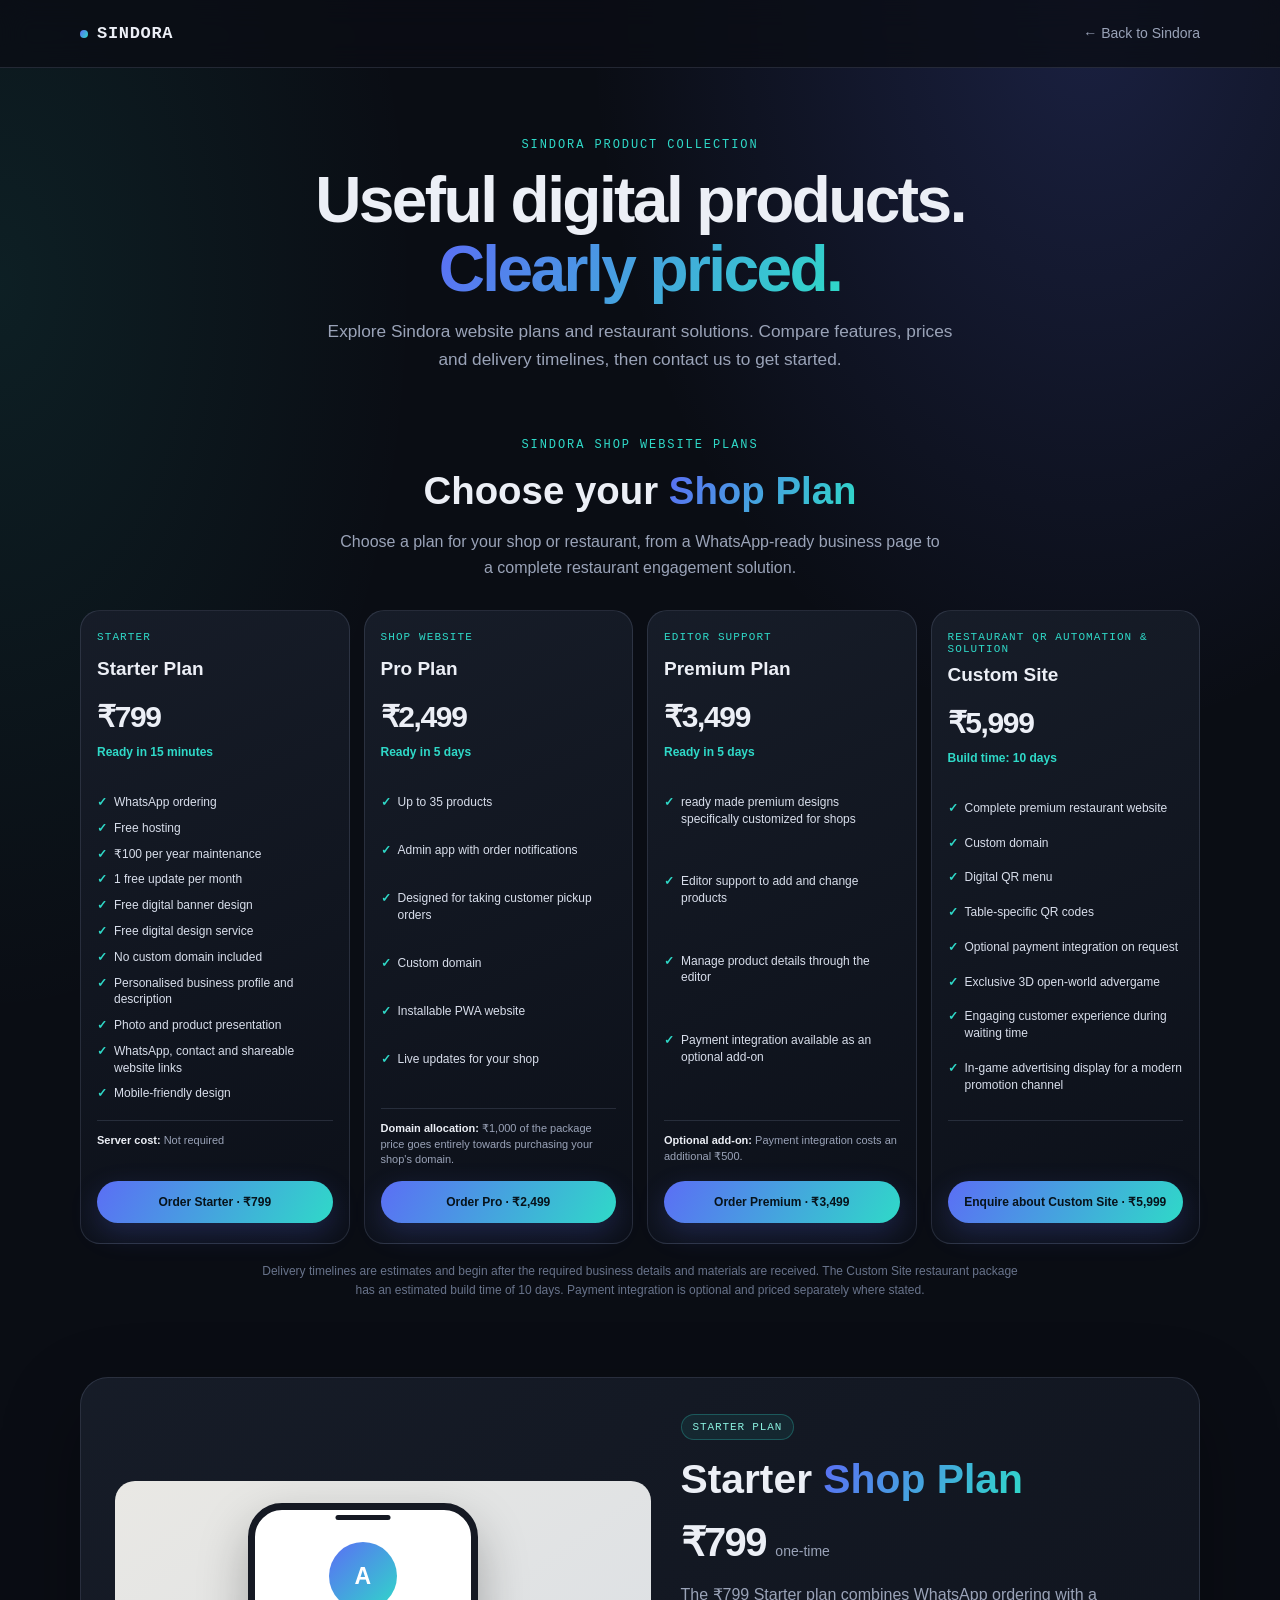
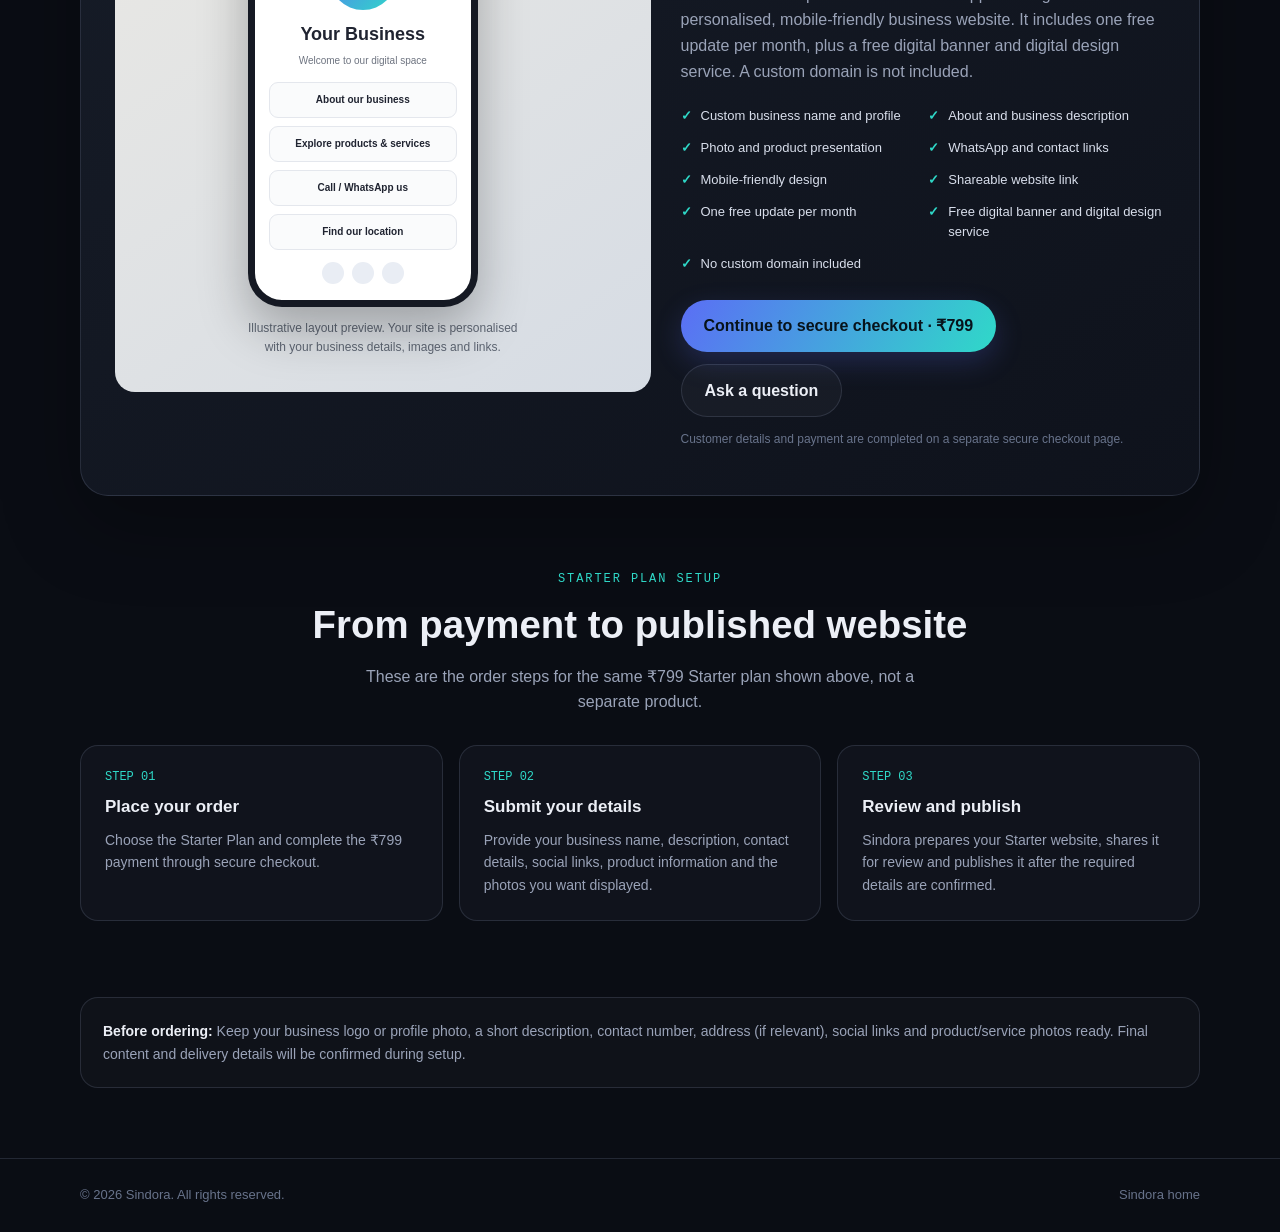
<file: products.html>
<!DOCTYPE html>
<html lang="en">
<head>
<meta charset="UTF-8">
<meta name="viewport" content="width=device-width, initial-scale=1">
<meta name="theme-color" content="#0A0D14">
<meta name="description" content="Explore Sindora website and restaurant solutions from Sindora, starting at ₹799.">
<title>Our Products — Sindora</title>
<style>
:root{--bg:#0A0D14;--panel:#12161F;--panel2:#171D29;--line:rgba(158,170,204,.17);--text:#ECEFF6;--muted:#9AA3B8;--dim:#68738B;--a:#5B6EF5;--b:#2FD9C8;--grad:linear-gradient(120deg,var(--a),var(--b));--radius:22px}
*{box-sizing:border-box}html{scroll-behavior:smooth;background:var(--bg)}body{margin:0;background:radial-gradient(60% 40% at 85% 0%,rgba(91,110,245,.2),transparent 65%),radial-gradient(50% 40% at 0% 10%,rgba(47,217,200,.09),transparent 65%),var(--bg);color:var(--text);font:16px/1.6 -apple-system,BlinkMacSystemFont,"Segoe UI",Roboto,Arial,sans-serif;overflow-x:hidden}a{color:inherit;text-decoration:none}button{font:inherit}.wrap{width:min(1120px,calc(100% - 40px));margin:auto}
header{height:68px;display:flex;align-items:center;border-bottom:1px solid var(--line);background:rgba(10,13,20,.8);backdrop-filter:blur(14px);position:sticky;top:0;z-index:5}.nav{display:flex;align-items:center;justify-content:space-between}.brand{font:700 17px ui-monospace,monospace;letter-spacing:.04em}.brand i{display:inline-block;width:8px;height:8px;border-radius:50%;background:var(--grad);margin-right:9px}.back{color:var(--muted);font-size:14px}.back:hover{color:var(--b)}
.hero{padding:70px 0 38px;text-align:center}.eyebrow{font:12px ui-monospace,monospace;letter-spacing:.16em;text-transform:uppercase;color:var(--b)}h1{font-size:clamp(2.3rem,6vw,4rem);line-height:1.08;letter-spacing:-.04em;margin:14px auto;max-width:800px}.gradient{background:var(--grad);-webkit-background-clip:text;background-clip:text;color:transparent}.intro{max-width:650px;margin:0 auto;color:var(--muted);font-size:1.08rem}
.product{display:grid;grid-template-columns:1.05fr .95fr;gap:30px;align-items:center;padding:34px;border:1px solid var(--line);border-radius:28px;background:linear-gradient(145deg,rgba(23,29,41,.96),rgba(15,19,29,.96));box-shadow:0 28px 80px rgba(0,0,0,.28)}
.preview{min-height:430px;border-radius:20px;background:linear-gradient(145deg,#e9e8e4,#d6dce4);padding:22px;display:grid;place-items:center;overflow:hidden}
.phone{width:230px;min-height:385px;border:7px solid #151923;border-radius:34px;background:#fff;color:#202431;box-shadow:0 22px 50px rgba(0,0,0,.28);padding:16px 14px;text-align:center;position:relative}
.phone:before{content:"";position:absolute;top:5px;left:50%;transform:translateX(-50%);width:55px;height:5px;border-radius:8px;background:#151923}
.avatar{width:68px;height:68px;border-radius:50%;margin:16px auto 10px;background:linear-gradient(135deg,#5b6ef5,#2fd9c8);display:grid;place-items:center;color:white;font-size:23px;font-weight:700}
.phone h3{font-size:18px;margin:4px 0}.phone p{font-size:10px;color:#6e7480;margin:0 0 13px}.mock-link{display:block;border:1px solid #e4e7ed;border-radius:9px;padding:9px;margin:8px 0;font-size:10px;font-weight:650;background:#fafbfc}.mock-social{display:flex;justify-content:center;gap:8px;margin-top:12px}.mock-social span{width:22px;height:22px;border-radius:50%;background:#e9edf4}
.preview-note{font-size:12px;color:#5d6572;text-align:center;margin-top:12px;max-width:270px}
.details .tag{display:inline-flex;border:1px solid rgba(47,217,200,.28);background:rgba(47,217,200,.08);color:#8af0df;border-radius:999px;padding:6px 11px;font:11px ui-monospace,monospace;letter-spacing:.08em;text-transform:uppercase}
.details h2{font-size:clamp(1.8rem,4vw,2.55rem);line-height:1.13;margin:16px 0 8px}.price{font-size:2.5rem;font-weight:800;letter-spacing:-.04em;margin:8px 0}.price small{font-size:14px;color:var(--muted);font-weight:500;letter-spacing:0}.desc{color:var(--muted);margin:0 0 22px}
.features{display:grid;grid-template-columns:1fr 1fr;gap:11px;margin:20px 0 25px}.feature{display:flex;gap:9px;align-items:flex-start;color:#d8deeb;font-size:13px}.check{color:var(--b);font-weight:800}
.actions{display:flex;gap:12px;flex-wrap:wrap}.btn{display:inline-flex;align-items:center;justify-content:center;border-radius:999px;padding:13px 23px;font-weight:700;border:1px solid var(--line);min-height:48px}.primary{background:var(--grad);color:#07131b;border:0;box-shadow:0 10px 28px rgba(91,110,245,.22)}.secondary{color:var(--text);background:rgba(255,255,255,.03)}.fine{font-size:12px;color:var(--dim);margin-top:13px}
.steps{padding:76px 0}.section-title{text-align:center;margin-bottom:30px}.section-title h2{font-size:clamp(1.7rem,4vw,2.4rem);margin:8px 0}.section-title p{color:var(--muted);max-width:600px;margin:auto}.step-grid{display:grid;grid-template-columns:repeat(3,1fr);gap:16px}.step{padding:24px;border:1px solid var(--line);border-radius:18px;background:rgba(18,22,31,.8)}.num{font:12px ui-monospace,monospace;color:var(--b)}.step h3{font-size:17px;margin:9px 0}.step p{color:var(--muted);font-size:14px;margin:0}
.note{border:1px solid var(--line);border-radius:18px;padding:22px;background:rgba(255,255,255,.025);color:var(--muted);font-size:14px;margin:0 0 70px}.note strong{color:var(--text)}
footer{border-top:1px solid var(--line);padding:26px 0;color:var(--dim);font-size:13px}.foot{display:flex;justify-content:space-between;gap:15px;flex-wrap:wrap}
#payNotice{display:none;margin-top:13px;padding:12px 14px;border:1px solid rgba(245,166,35,.35);border-radius:12px;background:rgba(245,166,35,.08);color:#ffe0a8;font-size:13px}
.buyer-form{display:grid;gap:8px;margin-top:18px;max-width:520px}.buyer-form label{font-size:12px;color:var(--muted);margin-top:5px}.buyer-form input{width:100%;border:1px solid var(--line);border-radius:11px;background:#0c111b;color:var(--text);padding:12px 13px;outline:none}.buyer-form input:focus{border-color:var(--b);box-shadow:0 0 0 3px rgba(47,217,200,.1)}.buyer-form .actions{margin-top:10px}.buyer-form button:disabled{opacity:.6;cursor:wait}
@media(max-width:800px){.product{grid-template-columns:1fr;padding:18px}.preview{min-height:390px}.details{padding:8px 3px 4px}.step-grid{grid-template-columns:1fr}.hero{padding-top:52px}.features{grid-template-columns:1fr 1fr}}
@media(max-width:420px){.wrap{width:min(100% - 28px,1120px)}.features{grid-template-columns:1fr}.actions .btn{width:100%}.preview{padding:15px}}

/* Sindora shop-plan catalogue */
.shop-plans{padding:26px 0 76px}
.shop-plan-grid{display:grid;grid-template-columns:repeat(4,minmax(0,1fr));gap:14px;align-items:stretch}
.shop-plan{position:relative;display:flex;flex-direction:column;padding:20px 16px;border:1px solid var(--line);border-radius:20px;background:linear-gradient(155deg,rgba(23,29,41,.98),rgba(12,16,25,.98));min-width:0}
.shop-plan.popular{border-color:rgba(47,217,200,.55);box-shadow:0 12px 35px rgba(47,217,200,.08)}
.shop-plan .plan-label{font:11px ui-monospace,monospace;letter-spacing:.1em;text-transform:uppercase;color:var(--b);min-height:18px}
.shop-plan h3{font-size:19px;line-height:1.2;margin:9px 0}
.shop-plan .plan-price{font-size:30px;font-weight:850;letter-spacing:-.045em;margin:3px 0 0;white-space:nowrap}
.shop-plan .plan-price small{font-size:11px;color:var(--muted);font-weight:500;letter-spacing:0}
.shop-plan .plan-time{font-size:12px;color:var(--b);font-weight:700;margin:2px 0 15px;min-height:36px}
.shop-plan ul{list-style:none;padding:0;margin:0 0 18px;display:grid;gap:9px;flex:1}
.shop-plan li{font-size:12px;line-height:1.4;color:#d8deeb;display:flex;gap:7px;align-items:flex-start}
.shop-plan li:before{content:"✓";color:var(--b);font-weight:900;flex:0 0 auto}
.shop-plan .server-note{font-size:11px;line-height:1.4;color:var(--muted);border-top:1px solid var(--line);padding-top:12px;margin:0 0 14px;min-height:47px}
.shop-plan .server-note strong{color:var(--text)}
.shop-plan .plan-cta{width:100%;padding:10px 12px;font-size:12px;min-height:42px;cursor:pointer}
.plan-disclaimer{max-width:760px;margin:18px auto 0;text-align:center;color:var(--dim);font-size:12px}
@media(max-width:1050px){.shop-plan-grid{grid-template-columns:repeat(3,minmax(0,1fr))}}
@media(max-width:650px){.shop-plan-grid{grid-template-columns:repeat(2,minmax(0,1fr));gap:10px}.shop-plan{padding:16px 13px}.shop-plan .plan-price{font-size:26px}}
@media(max-width:390px){.shop-plan-grid{grid-template-columns:1fr}.shop-plan{padding:19px}}

</style>
</head>
<body>
<header><div class="wrap nav"><a class="brand" href="index.html"><i></i>SINDORA</a><a class="back" href="index.html">← Back to Sindora</a></div></header>
<main>
<section class="hero wrap"><div class="eyebrow">Sindora product collection</div><h1>Useful digital products.<br><span class="gradient">Clearly priced.</span></h1><p class="intro">Explore Sindora website plans and restaurant solutions. Compare features, prices and delivery timelines, then contact us to get started.</p></section>

<section class="shop-plans wrap" id="shop-plans">
  <div class="section-title">
    <div class="eyebrow">Sindora shop website plans</div>
    <h2>Choose your <span class="gradient">Shop Plan</span></h2>
    <p>Choose a plan for your shop or restaurant, from a WhatsApp-ready business page to a complete restaurant engagement solution.</p>
  </div>
  <div class="shop-plan-grid">
    <article class="shop-plan">
      <div class="plan-label">Starter</div>
      <h3>Starter Plan</h3>
      <div class="plan-price">₹799</div>
      <div class="plan-time">Ready in 15 minutes</div>
      <ul>
        <li>WhatsApp ordering</li>
        <li>Free hosting</li>
        <li>₹100 per year maintenance</li>
        <li>1 free update per month</li>
        <li>Free digital banner design</li>
        <li>Free digital design service</li>
        <li>No custom domain included</li>
        <li>Personalised business profile and description</li>
        <li>Photo and product presentation</li>
        <li>WhatsApp, contact and shareable website links</li>
        <li>Mobile-friendly design</li>
      </ul>
      <p class="server-note"><strong>Server cost:</strong> Not required</p>
      <a class="btn primary plan-cta" href="checkout.html?plan=starter-shop-plan">Order Starter · ₹799</a>
    </article>

    <article class="shop-plan">
      <div class="plan-label">Shop website</div>
      <h3>Pro Plan</h3>
      <div class="plan-price">₹2,499</div>
      <div class="plan-time">Ready in 5 days</div>
      <ul>
        <li>Up to 35 products</li>
        <li>Admin app with order notifications</li>
        <li>Designed for taking customer pickup orders</li>
        <li>Custom domain</li>
        <li>Installable PWA website</li>
        <li>Live updates for your shop</li>
      </ul>
      <p class="server-note"><strong>Domain allocation:</strong> ₹1,000 of the package price goes entirely towards purchasing your shop's domain.</p>
      <a class="btn primary plan-cta" href="checkout.html?plan=pro-shop-plan">Order Pro · ₹2,499</a>
    </article>

    <article class="shop-plan">
      <div class="plan-label">Editor support</div>
      <h3>Premium Plan</h3>
      <div class="plan-price">₹3,499</div>
      <div class="plan-time">Ready in 5 days</div>
      <ul>
        <li>ready made premium designs specifically customized for shops</li>
        <li>Editor support to add and change products</li>
        <li>Manage product details through the editor</li>
        <li>Payment integration available as an optional add-on</li>
      </ul>
      <p class="server-note"><strong>Optional add-on:</strong> Payment integration costs an additional ₹500.</p>
      <a class="btn primary plan-cta" href="checkout.html?plan=premium-shop-plan">Order Premium · ₹3,499</a>
    </article>

    <article class="shop-plan">
      <div class="plan-label">Restaurant QR automation &amp; solution</div>
      <h3>Custom Site</h3>
      <div class="plan-price">₹5,999</div>
      <div class="plan-time">Build time: 10 days</div>
      <ul>
        <li>Complete premium restaurant website</li>
        <li>Custom domain</li>
        <li>Digital QR menu</li>
        <li>Table-specific QR codes</li>
        <li>Optional payment integration on request</li>
        <li>Exclusive 3D open-world advergame</li>
        <li>Engaging customer experience during waiting time</li>
        <li>In-game advertising display for a modern promotion channel</li>
      </ul>
      <p class="server-note"> </p>
      <a class="btn primary plan-cta" href="https://wa.me/916384300784?text=Hi%20Sindora%2C%20I%27m%20interested%20in%20the%20Custom%20Site%20restaurant%20package%20for%20%E2%82%B95999.">Enquire about Custom Site · ₹5,999</a>
    </article>
  </div>
  <p class="plan-disclaimer">Delivery timelines are estimates and begin after the required business details and materials are received. The Custom Site restaurant package has an estimated build time of 10 days. Payment integration is optional and priced separately where stated.</p>
</section>

<section class="wrap" id="starter-checkout">
  <article class="product">
    <div class="preview" role="img" aria-label="Illustrative preview of a personalised mobile business website">
      <div>
        <div class="phone"><div class="avatar">A</div><h3>Your Business</h3><p>Welcome to our digital space</p><div class="mock-link">About our business</div><div class="mock-link">Explore products & services</div><div class="mock-link">Call / WhatsApp us</div><div class="mock-link">Find our location</div><div class="mock-social"><span></span><span></span><span></span></div></div>
        <p class="preview-note">Illustrative layout preview. Your site is personalised with your business details, images and links.</p>
      </div>
    </div>
    <div class="details">
      <span class="tag">Starter plan</span>
      <h2>Starter <span class="gradient">Shop Plan</span></h2>
      <div class="price">₹799 <small>one-time</small></div>
      <p class="desc">The ₹799 Starter plan combines WhatsApp ordering with a personalised, mobile-friendly business website. It includes one free update per month, plus a free digital banner and digital design service. A custom domain is not included.</p>
      <div class="features">
        <div class="feature"><span class="check">✓</span><span>Custom business name and profile</span></div>
        <div class="feature"><span class="check">✓</span><span>About and business description</span></div>
        <div class="feature"><span class="check">✓</span><span>Photo and product presentation</span></div>
        <div class="feature"><span class="check">✓</span><span>WhatsApp and contact links</span></div>
        <div class="feature"><span class="check">✓</span><span>Mobile-friendly design</span></div>
        <div class="feature"><span class="check">✓</span><span>Shareable website link</span></div>
        <div class="feature"><span class="check">✓</span><span>One free update per month</span></div>
        <div class="feature"><span class="check">✓</span><span>Free digital banner and digital design service</span></div>
        <div class="feature"><span class="check">✓</span><span>No custom domain included</span></div>
      </div>
      <div class="actions">
        <a class="btn primary" href="checkout.html?plan=starter-shop-plan">Continue to secure checkout · ₹799</a>
        <a class="btn secondary" href="https://wa.me/916384300784?text=Hi%20Sindora%2C%20I%27m%20interested%20in%20the%20Starter%20Shop%20Plan%20for%20%E2%82%B9799.">Ask a question</a>
      </div>
      <p class="fine">Customer details and payment are completed on a separate secure checkout page.</p>
    </div>
  </article>
</section>
<section class="steps wrap">
<div class="section-title"><div class="eyebrow">Starter plan setup</div><h2>From payment to published website</h2><p>These are the order steps for the same ₹799 Starter plan shown above, not a separate product.</p></div>
<div class="step-grid">
<article class="step"><div class="num">STEP 01</div><h3>Place your order</h3><p>Choose the Starter Plan and complete the ₹799 payment through secure checkout.</p></article>
<article class="step"><div class="num">STEP 02</div><h3>Submit your details</h3><p>Provide your business name, description, contact details, social links, product information and the photos you want displayed.</p></article>
<article class="step"><div class="num">STEP 03</div><h3>Review and publish</h3><p>Sindora prepares your Starter website, shares it for review and publishes it after the required details are confirmed.</p></article>
</div>
</section>
<section class="wrap"><div class="note"><strong>Before ordering:</strong> Keep your business logo or profile photo, a short description, contact number, address (if relevant), social links and product/service photos ready. Final content and delivery details will be confirmed during setup.</div></section>
</main>

<footer><div class="wrap foot"><span>© <span id="year"></span> Sindora. All rights reserved.</span><a href="index.html">Sindora home</a></div></footer>
<script>document.getElementById("year").textContent = new Date().getFullYear();</script>
</body>
</html>
</file>
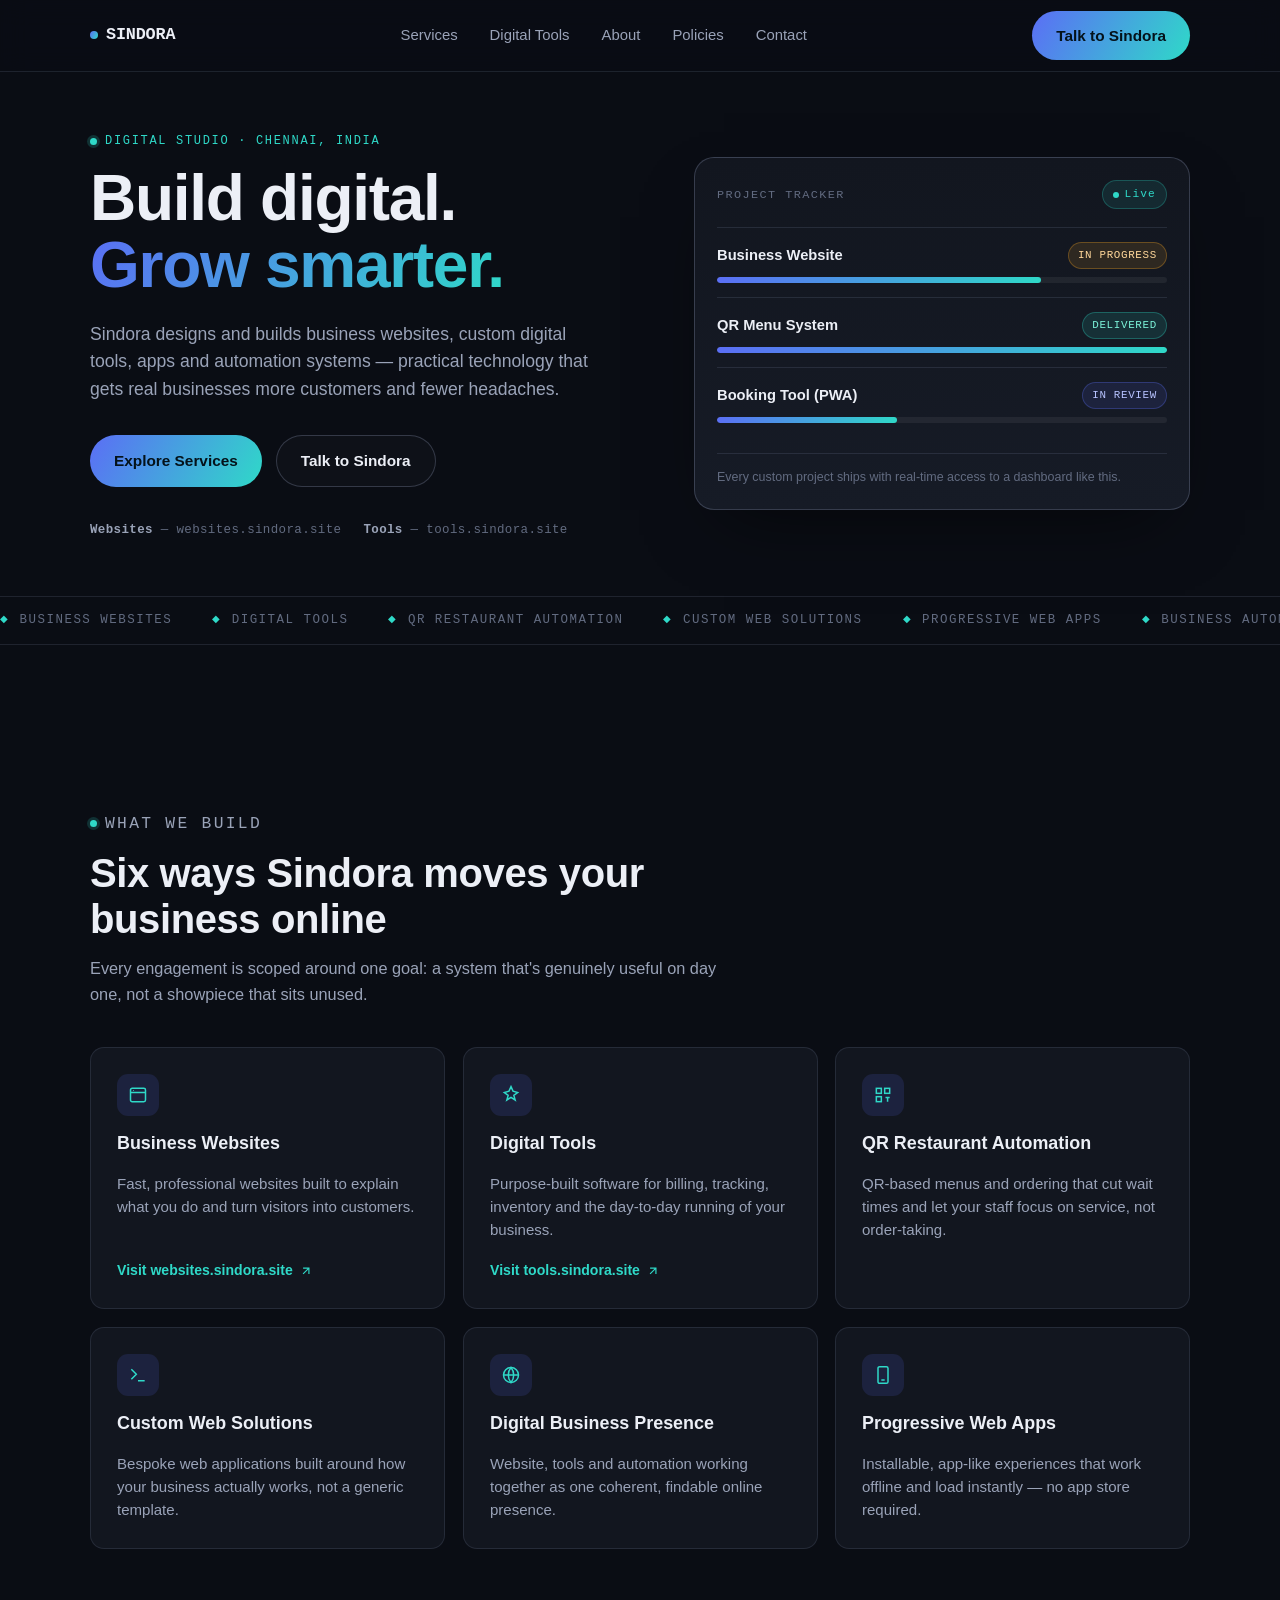
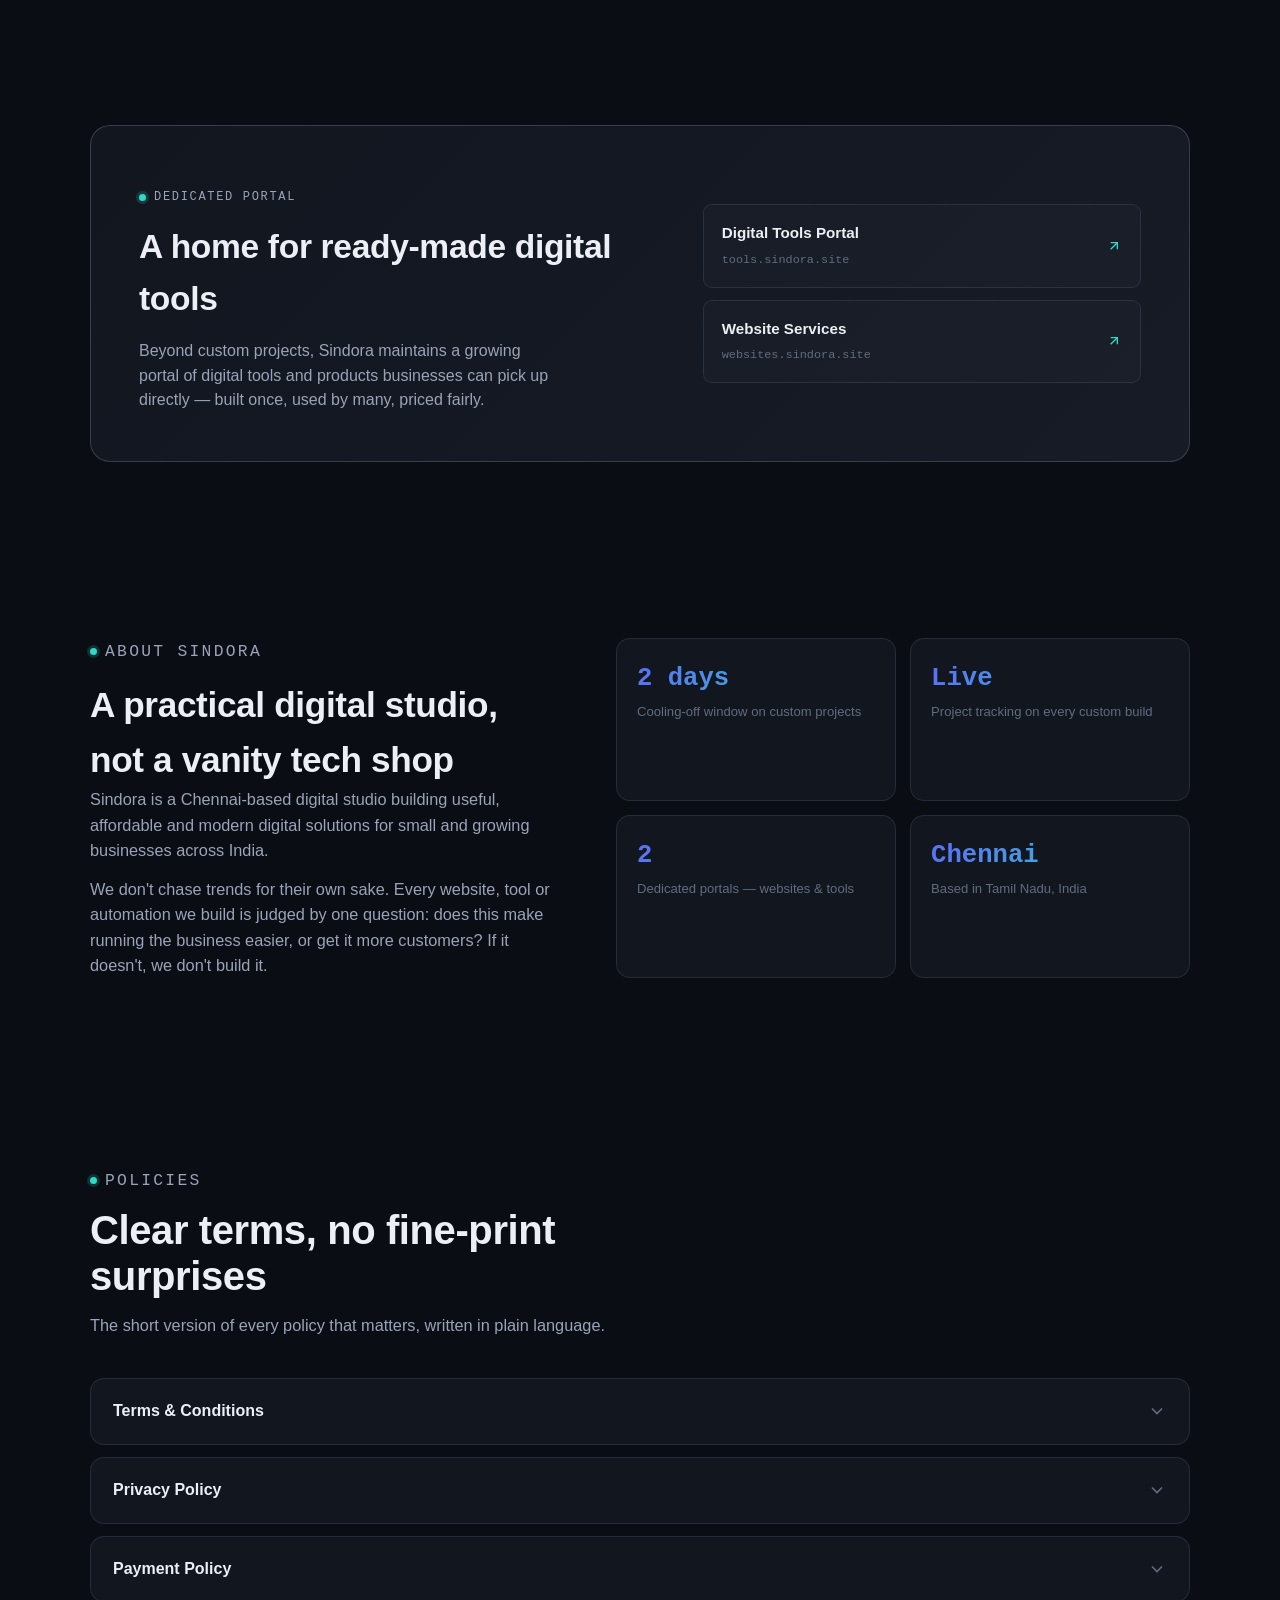
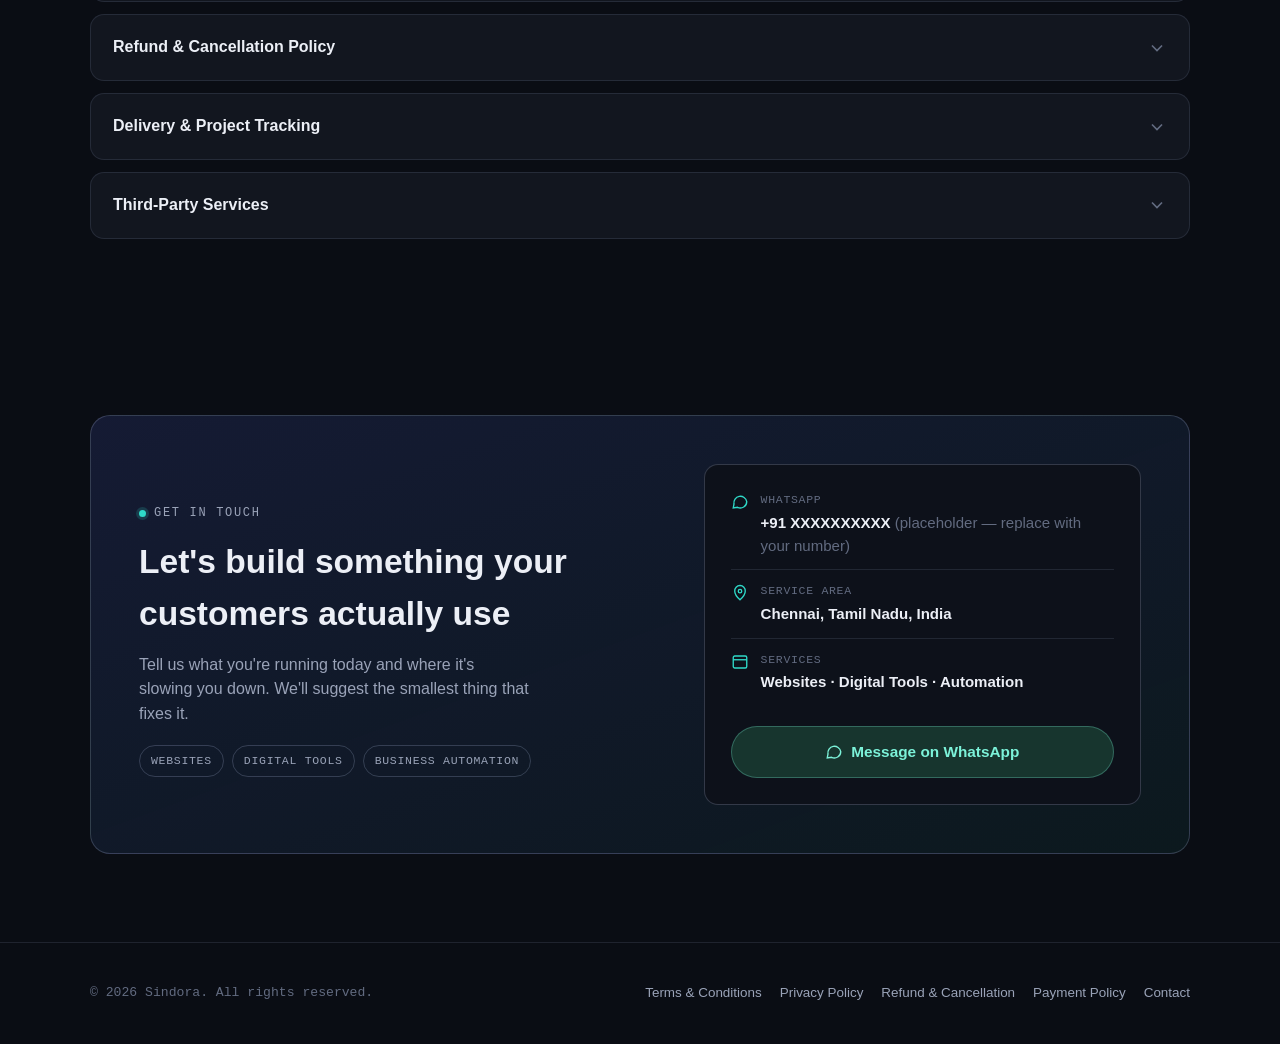
<file: sindora-website.html>
<!DOCTYPE html>
<html lang="en" class="no-js">
<head>
<meta charset="UTF-8">
<meta name="viewport" content="width=device-width, initial-scale=1, viewport-fit=cover">
<title>Sindora — Websites, Digital Tools &amp; Business Automation</title>
<meta name="description" content="Sindora builds business websites, digital tools, QR restaurant automation and progressive web apps for practical, modern businesses in Chennai and beyond.">
<meta name="theme-color" content="#0A0D14">
<link rel="icon" href="data:,">
<style>
  /* ============================================================
     TOKENS
  ============================================================ */
  :root{
    --bg:            #0A0D14;
    --bg-alt:        #0D111A;
    --panel:         #12161F;
    --panel-2:       #161B26;
    --border:        rgba(158,170,204,0.14);
    --border-strong: rgba(158,170,204,0.26);

    --text:          #ECEFF6;
    --text-muted:    #9AA3B8;
    --text-dim:      #626B80;

    --accent-1:      #5B6EF5;
    --accent-2:      #2FD9C8;
    --accent-grad:   linear-gradient(120deg, var(--accent-1), var(--accent-2));
    --accent-soft:   rgba(91,110,245,0.14);
    --live:          #2FD9C8;
    --warn:          #F5A623;

    --font-sans: -apple-system, BlinkMacSystemFont, "Segoe UI", Roboto, Helvetica, Arial, sans-serif;
    --font-mono: ui-monospace, "SF Mono", "Cascadia Code", "Roboto Mono", Consolas, "Courier New", monospace;

    --header-h: 64px;
    --container: 1180px;
    --radius-lg: 20px;
    --radius-md: 14px;
    --radius-sm: 9px;

    --ease: cubic-bezier(.22,.85,.32,1);
    scroll-padding-top: var(--header-h);
  }
  @media (min-width: 768px){
    :root{ --header-h: 72px; }
  }

  /* ============================================================
     RESET
  ============================================================ */
  *,*::before,*::after{ box-sizing: border-box; }
  html{
    background: var(--bg);
    -webkit-text-size-adjust: 100%;
    scroll-behavior: smooth;
  }
  body{
    margin:0;
    background: var(--bg);
    color: var(--text);
    font-family: var(--font-sans);
    font-size: 16px;
    line-height: 1.55;
    -webkit-font-smoothing: antialiased;
    overflow-x: hidden;
  }
  html, body{ max-width: 100%; }
  img,svg{ max-width:100%; display:block; }
  a{ color: inherit; text-decoration: none; }
  ul{ margin:0; padding:0; list-style:none; }
  h1,h2,h3,h4,p{ margin:0; }
  button{ font: inherit; color: inherit; background:none; border:0; cursor:pointer; }
  input{ font: inherit; }

  ::selection{ background: var(--accent-1); color:#fff; }

  :focus-visible{
    outline: 2px solid var(--accent-2);
    outline-offset: 3px;
    border-radius: 4px;
  }

  .container{
    width: 100%;
    max-width: var(--container);
    margin-inline: auto;
    padding-inline: 20px;
  }
  @media (min-width: 768px){ .container{ padding-inline: 32px; } }
  @media (min-width: 1024px){ .container{ padding-inline: 40px; } }

  .visually-hidden{
    position:absolute; width:1px; height:1px; padding:0; margin:-1px;
    overflow:hidden; clip:rect(0,0,0,0); white-space:nowrap; border:0;
  }

  .skip-link{
    position:absolute;
    left: 12px; top: -60px;
    background: var(--accent-2);
    color:#052024;
    font-weight:700;
    padding: 10px 16px;
    border-radius: var(--radius-sm);
    z-index: 200;
    transition: top .2s var(--ease);
  }
  .skip-link:focus{ top: 12px; }

  section{ scroll-margin-top: var(--header-h); }

  /* ============================================================
     BACKDROP
  ============================================================ */
  .backdrop{
    position: fixed;
    inset:0;
    z-index:-1;
    background:
      radial-gradient(60% 45% at 82% -8%, rgba(91,110,245,0.22), transparent 60%),
      radial-gradient(50% 40% at 10% 8%, rgba(47,217,200,0.10), transparent 60%),
      var(--bg);
  }
  .backdrop::after{
    content:"";
    position:absolute; inset:0;
    background-image: radial-gradient(rgba(255,255,255,0.045) 1px, transparent 1px);
    background-size: 22px 22px;
    opacity:.5;
  }

  /* ============================================================
     EYEBROW / MONO LABEL
  ============================================================ */
  .eyebrow{
    font-family: var(--font-mono);
    font-size: 12px;
    letter-spacing: .14em;
    text-transform: uppercase;
    color: var(--accent-2);
    display:inline-flex;
    align-items:center;
    gap:8px;
    margin-bottom: 14px;
  }
  .eyebrow::before{
    content:"";
    width:7px; height:7px;
    border-radius:50%;
    background: var(--accent-2);
    box-shadow: 0 0 0 3px rgba(47,217,200,0.18);
  }

  .section-head{ max-width: 640px; margin-bottom: 40px; }
  .section-head h2{
    font-size: clamp(1.7rem, 4.5vw, 2.5rem);
    line-height:1.15;
    letter-spacing:-.01em;
    font-weight: 700;
  }
  .section-head p{
    margin-top: 14px;
    color: var(--text-muted);
    font-size: 1.02rem;
  }

  .btn{
    display:inline-flex;
    align-items:center;
    justify-content:center;
    gap:8px;
    padding: 13px 24px;
    border-radius: 999px;
    font-weight:600;
    font-size: .96rem;
    white-space: nowrap;
    transition: transform .18s var(--ease), box-shadow .18s var(--ease), background-color .18s var(--ease), border-color .18s var(--ease);
  }
  .btn:active{ transform: translateY(1px); }
  .btn-primary{
    background: var(--accent-grad);
    color:#04121A;
  }
  .btn-primary:hover{ box-shadow: 0 10px 30px -8px rgba(91,110,245,0.55); }
  .btn-ghost{
    border: 1px solid var(--border-strong);
    color: var(--text);
    background: rgba(255,255,255,0.02);
  }
  .btn-ghost:hover{ border-color: var(--accent-2); background: rgba(47,217,200,0.06); }
  .btn-wa{
    background:#17352E;
    color:#7CF2D9;
    border:1px solid rgba(124,242,217,0.28);
  }
  .btn-wa:hover{ background:#1B4038; }

  /* ============================================================
     REVEAL ANIMATION
  ============================================================ */
  .reveal{
    opacity:0;
    transform: translateY(18px);
    transition: opacity .7s var(--ease), transform .7s var(--ease);
    will-change: opacity, transform;
  }
  .reveal.is-visible{ opacity:1; transform:none; }
  .reveal-group > *{ transition-delay: calc(var(--i,0) * 70ms); }

  @media (prefers-reduced-motion: reduce){
    html{ scroll-behavior:auto; }
    *,*::before,*::after{
      animation-duration: 0.001ms !important;
      animation-iteration-count: 1 !important;
      transition-duration: 0.001ms !important;
      scroll-behavior:auto !important;
    }
    .reveal{ opacity:1 !important; transform:none !important; }
  }

  noscript .reveal, html.no-js .reveal{ opacity:1; transform:none; }

  /* ============================================================
     HEADER / NAV
  ============================================================ */
  .site-header{
    position: fixed;
    top:0; left:0; right:0;
    z-index: 100;
    height: var(--header-h);
    display:flex;
    align-items:center;
    background: rgba(10,13,20,0.72);
    backdrop-filter: blur(14px) saturate(140%);
    -webkit-backdrop-filter: blur(14px) saturate(140%);
    border-bottom: 1px solid var(--border);
  }
  .nav{
    width:100%;
    display:flex;
    align-items:center;
    justify-content:space-between;
  }
  .nav__logo{
    font-family: var(--font-mono);
    font-weight:700;
    font-size: 1.05rem;
    letter-spacing: -.01em;
    display:flex;
    align-items:center;
    gap:8px;
  }
  .nav__logo .dot{
    width:8px; height:8px; border-radius:50%;
    background: var(--accent-grad);
    flex:none;
  }
  .nav__links{
    display:none;
    align-items:center;
    gap: 4px;
  }
  .nav__links a{
    padding: 9px 14px;
    border-radius: 999px;
    font-size: .93rem;
    color: var(--text-muted);
    transition: color .16s var(--ease), background-color .16s var(--ease);
  }
  .nav__links a:hover{ color: var(--text); background: rgba(255,255,255,0.05); }
  .nav__cta{ display:none; }

  .nav__toggle{
    display:flex;
    align-items:center;
    justify-content:center;
    width: 42px; height: 42px;
    border-radius: 10px;
    border: 1px solid var(--border-strong);
    background: rgba(255,255,255,0.02);
  }
  .nav__toggle-box{
    position:relative;
    width:18px; height:12px;
  }
  .nav__toggle-box span{
    position:absolute; left:0; right:0; height:2px;
    background: var(--text);
    border-radius: 2px;
    transition: transform .25s var(--ease), opacity .2s var(--ease), top .25s var(--ease);
  }
  .nav__toggle-box span:nth-child(1){ top:0; }
  .nav__toggle-box span:nth-child(2){ top:5px; }
  .nav__toggle-box span:nth-child(3){ top:10px; }
  .nav__toggle[aria-expanded="true"] .nav__toggle-box span:nth-child(1){ top:5px; transform: rotate(45deg); }
  .nav__toggle[aria-expanded="true"] .nav__toggle-box span:nth-child(2){ opacity:0; }
  .nav__toggle[aria-expanded="true"] .nav__toggle-box span:nth-child(3){ top:5px; transform: rotate(-45deg); }

  .nav__mobile{
    position: fixed;
    top: var(--header-h);
    left:0; right:0;
    bottom:0;
    background: rgba(9,11,17,0.98);
    backdrop-filter: blur(10px);
    display:flex;
    flex-direction:column;
    padding: 28px 24px;
    gap: 6px;
    transform: translateX(100%);
    transition: transform .32s var(--ease);
    overflow-y:auto;
  }
  .nav__mobile[data-open="true"]{ transform: translateX(0); }
  .nav__mobile a{
    padding: 16px 6px;
    font-size: 1.25rem;
    font-weight:600;
    border-bottom: 1px solid var(--border);
    color: var(--text);
  }
  .nav__mobile .btn{ margin-top: 20px; width:100%; }
  body[data-menu-open="true"]{ overflow:hidden; }

  noscript .nav__toggle{ display:none; }

  @media (min-width: 900px){
    .nav__links{ display:flex; }
    .nav__cta{ display:inline-flex; }
    .nav__toggle{ display:none; }
    .nav__mobile{ display:none !important; }
  }

  /* ============================================================
     HERO
  ============================================================ */
  .hero{
    padding-top: calc(var(--header-h) + 56px);
    padding-bottom: 64px;
  }
  .hero__grid{
    display:grid;
    gap: 40px;
  }
  @media (min-width: 1024px){
    .hero__grid{
      grid-template-columns: 1.05fr .95fr;
      align-items:center;
      gap: 56px;
    }
  }
  .hero__title{
    font-size: clamp(2.4rem, 7.5vw, 4rem);
    line-height: 1.05;
    letter-spacing: -.02em;
    font-weight: 800;
  }
  .hero__title em{
    font-style:normal;
    background: var(--accent-grad);
    -webkit-background-clip:text;
    background-clip:text;
    color:transparent;
  }
  .hero__lede{
    margin-top: 22px;
    max-width: 520px;
    font-size: 1.1rem;
    color: var(--text-muted);
  }
  .hero__actions{
    margin-top: 32px;
    display:flex;
    flex-wrap:wrap;
    gap: 14px;
  }
  .hero__meta{
    margin-top: 34px;
    display:flex;
    flex-wrap:wrap;
    gap: 22px;
    font-family: var(--font-mono);
    font-size: .78rem;
    color: var(--text-dim);
    letter-spacing:.03em;
  }
  .hero__meta strong{ color: var(--text-muted); font-weight:600; }

  /* ---- dashboard signature panel ---- */
  .tracker{
    position: relative;
    background: linear-gradient(180deg, var(--panel), var(--panel-2));
    border: 1px solid var(--border-strong);
    border-radius: var(--radius-lg);
    padding: 22px;
    box-shadow: 0 30px 70px -30px rgba(0,0,0,0.6);
  }
  .tracker__top{
    display:flex;
    align-items:center;
    justify-content:space-between;
    margin-bottom: 18px;
  }
  .tracker__title{
    font-family: var(--font-mono);
    font-size: .74rem;
    letter-spacing:.12em;
    color: var(--text-dim);
    text-transform:uppercase;
  }
  .tracker__live{
    display:inline-flex;
    align-items:center;
    gap:6px;
    font-family: var(--font-mono);
    font-size: .7rem;
    letter-spacing:.1em;
    color: var(--live);
    background: rgba(47,217,200,0.1);
    border: 1px solid rgba(47,217,200,0.25);
    padding: 5px 10px;
    border-radius: 999px;
  }
  .tracker__live .pulse{
    width:6px; height:6px; border-radius:50%;
    background: var(--live);
    animation: pulse 1.8s ease-in-out infinite;
  }
  @keyframes pulse{
    0%,100%{ opacity:1; }
    50%{ opacity:.35; }
  }
  .tracker__row{
    padding: 14px 0;
    border-top: 1px solid var(--border);
  }
  .tracker__row:first-of-type{ border-top:0; }
  .tracker__row-top{
    display:flex;
    align-items:center;
    justify-content:space-between;
    gap: 10px;
    margin-bottom: 8px;
  }
  .tracker__name{ font-size: .92rem; font-weight:600; }
  .tracker__status{
    font-family: var(--font-mono);
    font-size: .68rem;
    letter-spacing:.06em;
    text-transform:uppercase;
    padding: 4px 9px;
    border-radius: 999px;
    flex:none;
  }
  .tracker__status.is-progress{ color:#FFD79A; background: rgba(245,166,35,0.12); border:1px solid rgba(245,166,35,0.3); }
  .tracker__status.is-review{ color:#B7C2FF; background: rgba(91,110,245,0.12); border:1px solid rgba(91,110,245,0.3); }
  .tracker__status.is-done{ color:#7CF2D9; background: rgba(47,217,200,0.12); border:1px solid rgba(47,217,200,0.3); }
  .tracker__bar{
    height:6px;
    border-radius:999px;
    background: rgba(255,255,255,0.06);
    overflow:hidden;
  }
  .tracker__bar span{
    display:block;
    height:100%;
    border-radius:999px;
    background: var(--accent-grad);
  }
  .tracker__foot{
    margin-top: 16px;
    padding-top: 14px;
    border-top: 1px solid var(--border);
    font-size: .78rem;
    color: var(--text-dim);
  }

  /* ---- ticker ---- */
  .ticker{
    margin-top: 56px;
    border-top: 1px solid var(--border);
    border-bottom: 1px solid var(--border);
    overflow:hidden;
    padding: 14px 0;
  }
  .ticker__track{
    display:flex;
    width: max-content;
    gap: 40px;
    animation: ticker 26s linear infinite;
  }
  @media (prefers-reduced-motion: reduce){
    .ticker__track{ animation:none; flex-wrap:wrap; }
  }
  .ticker__track span{
    font-family: var(--font-mono);
    font-size: .78rem;
    letter-spacing:.12em;
    color: var(--text-dim);
    text-transform:uppercase;
    white-space:nowrap;
    display:flex;
    align-items:center;
    gap:10px;
  }
  .ticker__track span::before{ content:"◆"; color: var(--accent-2); font-size:.6rem; }
  @keyframes ticker{
    from{ transform: translateX(0); }
    to{ transform: translateX(-50%); }
  }

  /* ============================================================
     SERVICES
  ============================================================ */
  .services{ padding-block: 88px; }
  .card-grid{
    display:grid;
    grid-template-columns: 1fr;
    gap: 18px;
  }
  @media (min-width: 640px){
    .card-grid{ grid-template-columns: 1fr 1fr; }
  }
  @media (min-width: 1024px){
    .card-grid{ grid-template-columns: repeat(3, 1fr); }
  }
  .card{
    background: var(--panel);
    border: 1px solid var(--border);
    border-radius: var(--radius-md);
    padding: 26px;
    display:flex;
    flex-direction:column;
    gap: 14px;
    transition: border-color .2s var(--ease), transform .2s var(--ease), background-color .2s var(--ease);
    height:100%;
  }
  .card:hover{ border-color: var(--border-strong); transform: translateY(-3px); background: var(--panel-2); }
  .card__icon{
    width: 42px; height:42px;
    border-radius: 11px;
    background: var(--accent-soft);
    display:flex; align-items:center; justify-content:center;
    color: var(--accent-2);
    flex:none;
  }
  .card__icon svg{ width:20px; height:20px; }
  .card h3{ font-size: 1.12rem; font-weight:700; }
  .card p{ color: var(--text-muted); font-size: .94rem; flex:1; }
  .card__link{
    display:inline-flex;
    align-items:center;
    gap:6px;
    font-size: .88rem;
    font-weight:600;
    color: var(--accent-2);
    margin-top:4px;
  }
  .card__link svg{ width:14px; height:14px; transition: transform .18s var(--ease); }
  .card__link:hover svg{ transform: translate(2px,-2px); }

  /* ============================================================
     TOOLS PORTAL
  ============================================================ */
  .tools{ padding-block: 88px; }
  .tools__panel{
    display:grid;
    gap: 28px;
    background: linear-gradient(135deg, var(--panel), var(--panel-2));
    border: 1px solid var(--border-strong);
    border-radius: var(--radius-lg);
    padding: 36px 28px;
  }
  @media (min-width: 900px){
    .tools__panel{
      grid-template-columns: 1.1fr .9fr;
      padding: 48px;
      align-items:center;
    }
  }
  .tools__panel h2{ font-size: clamp(1.5rem, 3.6vw, 2.1rem); font-weight:700; letter-spacing:-.01em; }
  .tools__panel p{ margin-top:14px; color: var(--text-muted); max-width: 46ch; }
  .tools__links{
    display:grid;
    gap: 12px;
  }
  .tools__linkcard{
    display:flex;
    align-items:center;
    justify-content:space-between;
    gap:10px;
    padding: 16px 18px;
    border-radius: var(--radius-sm);
    border: 1px solid var(--border);
    background: rgba(255,255,255,0.02);
    transition: border-color .18s var(--ease), background-color .18s var(--ease);
  }
  .tools__linkcard:hover{ border-color: var(--accent-2); background: rgba(47,217,200,0.06); }
  .tools__linkcard .name{ font-weight:600; font-size:.95rem; }
  .tools__linkcard .url{ font-family: var(--font-mono); font-size: .74rem; color: var(--text-dim); }
  .tools__linkcard svg{ width:16px; height:16px; color: var(--accent-2); flex:none; }

  /* ============================================================
     ABOUT
  ============================================================ */
  .about{ padding-block: 88px; }
  .about__grid{
    display:grid;
    gap: 32px;
  }
  @media (min-width: 900px){
    .about__grid{ grid-template-columns: .9fr 1.1fr; gap: 56px; }
  }
  .about__copy p{ color: var(--text-muted); font-size: 1.02rem; }
  .about__copy p + p{ margin-top: 14px; }
  .stat-grid{
    display:grid;
    grid-template-columns: repeat(2,1fr);
    gap: 14px;
  }
  .stat{
    padding: 20px;
    border: 1px solid var(--border);
    border-radius: var(--radius-md);
    background: var(--panel);
  }
  .stat b{
    display:block;
    font-family: var(--font-mono);
    font-size: 1.6rem;
    background: var(--accent-grad);
    -webkit-background-clip:text; background-clip:text; color:transparent;
  }
  .stat span{ font-size: .82rem; color: var(--text-dim); }

  /* ============================================================
     POLICIES (accordion)
  ============================================================ */
  .policies{ padding-block: 88px; }
  .policy-list{ display:flex; flex-direction:column; gap: 12px; }
  .policy{
    border: 1px solid var(--border);
    border-radius: var(--radius-md);
    background: var(--panel);
    overflow:hidden;
  }
  .policy summary{
    list-style:none;
    cursor:pointer;
    padding: 20px 22px;
    display:flex;
    align-items:center;
    justify-content:space-between;
    gap: 16px;
    font-weight:600;
    font-size: 1rem;
  }
  .policy summary::-webkit-details-marker{ display:none; }
  .policy summary .chev{
    flex:none;
    width:20px; height:20px;
    transition: transform .22s var(--ease);
    color: var(--text-dim);
  }
  .policy[open] summary .chev{ transform: rotate(180deg); }
  .policy__body{
    padding: 0 22px 24px;
    color: var(--text-muted);
    font-size: .95rem;
  }
  .policy__body h4{
    color: var(--text);
    font-size: .86rem;
    text-transform: uppercase;
    letter-spacing: .06em;
    margin: 18px 0 8px;
    font-family: var(--font-mono);
  }
  .policy__body h4:first-child{ margin-top:0; }
  .policy__body ul{ margin-top: 8px; display:grid; gap:6px; }
  .policy__body ul li{ padding-left: 18px; position:relative; }
  .policy__body ul li::before{
    content:"—";
    position:absolute; left:0; color: var(--text-dim);
  }
  .policy__body p + p{ margin-top:10px; }
  .callout{
    margin-top: 14px;
    padding: 14px 16px;
    border-radius: var(--radius-sm);
    border: 1px solid rgba(245,166,35,0.3);
    background: rgba(245,166,35,0.08);
    color: #FFE1B0;
    font-size: .88rem;
  }
  .callout.is-teal{
    border-color: rgba(47,217,200,0.3);
    background: rgba(47,217,200,0.08);
    color: #BFF6EB;
  }

  /* ============================================================
     CONTACT
  ============================================================ */
  .contact{ padding-block: 88px; }
  .contact__panel{
    display:grid;
    gap: 30px;
    background: linear-gradient(160deg, rgba(91,110,245,0.14), rgba(47,217,200,0.06));
    border: 1px solid var(--border-strong);
    border-radius: var(--radius-lg);
    padding: 34px 26px;
  }
  @media (min-width: 900px){
    .contact__panel{ grid-template-columns: 1.1fr .9fr; padding: 48px; align-items:center; }
  }
  .contact__panel h2{ font-size: clamp(1.5rem,3.6vw,2.1rem); font-weight:700; }
  .contact__panel > div > p{ margin-top:12px; color: var(--text-muted); max-width: 44ch; }
  .contact__tags{ display:flex; flex-wrap:wrap; gap:8px; margin-top:18px; }
  .contact__tags span{
    font-family: var(--font-mono);
    font-size: .72rem;
    letter-spacing:.06em;
    text-transform:uppercase;
    padding: 6px 11px;
    border-radius:999px;
    border:1px solid var(--border-strong);
    color: var(--text-muted);
  }
  .contact__card{
    background: var(--bg-alt);
    border: 1px solid var(--border-strong);
    border-radius: var(--radius-md);
    padding: 26px;
  }
  .contact__card .row{
    display:flex;
    align-items:flex-start;
    gap:12px;
    padding: 12px 0;
    border-top: 1px solid var(--border);
  }
  .contact__card .row:first-child{ border-top:0; padding-top:0; }
  .contact__card .row svg{ width:18px; height:18px; color:var(--accent-2); flex:none; margin-top:2px; }
  .contact__card .row .label{ font-size:.72rem; color:var(--text-dim); text-transform:uppercase; letter-spacing:.06em; font-family:var(--font-mono); }
  .contact__card .row .value{ font-size:.94rem; font-weight:600; margin-top:2px; }
  .contact__card .btn{ width:100%; margin-top:20px; }

  /* ============================================================
     FOOTER
  ============================================================ */
  .site-footer{
    border-top: 1px solid var(--border);
    padding-block: 40px;
  }
  .footer__grid{
    display:flex;
    flex-direction:column;
    gap: 20px;
  }
  @media (min-width: 768px){
    .footer__grid{ flex-direction:row; align-items:center; justify-content:space-between; }
  }
  .footer__brand{
    font-family: var(--font-mono);
    font-size: .82rem;
    color: var(--text-dim);
  }
  .footer__links{
    display:flex;
    flex-wrap:wrap;
    gap: 8px 18px;
  }
  .footer__links a{
    font-size: .84rem;
    color: var(--text-muted);
  }
  .footer__links a:hover{ color: var(--text); }
</style>
</head>
<body>
<a class="skip-link" href="#main">Skip to content</a>
<div class="backdrop" aria-hidden="true"></div>

<header class="site-header">
  <div class="container nav">
    <a href="#home" class="nav__logo" aria-label="Sindora, home">
      <span class="dot" aria-hidden="true"></span> SINDORA
    </a>

    <nav class="nav__links" aria-label="Primary">
      <a href="#services">Services</a>
      <a href="#tools">Digital Tools</a>
      <a href="#about">About</a>
      <a href="#policies">Policies</a>
      <a href="#contact">Contact</a>
    </nav>

    <a href="#contact" class="btn btn-primary nav__cta">Talk to Sindora</a>

    <button class="nav__toggle" type="button" id="menuToggle" aria-expanded="false" aria-controls="mobileMenu" aria-label="Open menu">
      <span class="nav__toggle-box" aria-hidden="true"><span></span><span></span><span></span></span>
    </button>
  </div>

  <nav class="nav__mobile" id="mobileMenu" data-open="false" aria-label="Mobile" hidden>
    <a href="#services">Services</a>
    <a href="#tools">Digital Tools</a>
    <a href="#about">About</a>
    <a href="#policies">Policies</a>
    <a href="#contact">Contact</a>
    <a href="#contact" class="btn btn-primary">Talk to Sindora</a>
  </nav>
</header>

<noscript>
  <style>
    .nav__mobile{ display:block !important; position:static !important; transform:none !important; background:none !important; backdrop-filter:none !important; padding: 10px 20px !important; }
    .nav__toggle{ display:none !important; }
    .reveal{ opacity:1 !important; transform:none !important; }
    .ticker__track{ animation:none !important; flex-wrap:wrap !important; }
  </style>
</noscript>

<main id="main">

  <!-- ============================================================ HERO -->
  <section id="home" class="hero">
    <div class="container hero__grid">
      <div>
        <p class="eyebrow">Digital studio · Chennai, India</p>
        <h1 class="hero__title">Build digital.<br><em>Grow smarter.</em></h1>
        <p class="hero__lede">Sindora designs and builds business websites, custom digital tools, apps and automation systems — practical technology that gets real businesses more customers and fewer headaches.</p>
        <div class="hero__actions">
          <a href="#services" class="btn btn-primary">Explore Services</a>
          <a href="#contact" class="btn btn-ghost">Talk to Sindora</a>
        </div>
        <div class="hero__meta">
          <span><strong>Websites</strong> — websites.sindora.site</span>
          <span><strong>Tools</strong> — tools.sindora.site</span>
        </div>
      </div>

      <div class="tracker reveal" aria-hidden="true">
        <div class="tracker__top">
          <span class="tracker__title">Project tracker</span>
          <span class="tracker__live"><span class="pulse"></span>Live</span>
        </div>

        <div class="tracker__row">
          <div class="tracker__row-top">
            <span class="tracker__name">Business Website</span>
            <span class="tracker__status is-progress">In progress</span>
          </div>
          <div class="tracker__bar"><span style="width:72%"></span></div>
        </div>

        <div class="tracker__row">
          <div class="tracker__row-top">
            <span class="tracker__name">QR Menu System</span>
            <span class="tracker__status is-done">Delivered</span>
          </div>
          <div class="tracker__bar"><span style="width:100%"></span></div>
        </div>

        <div class="tracker__row">
          <div class="tracker__row-top">
            <span class="tracker__name">Booking Tool (PWA)</span>
            <span class="tracker__status is-review">In review</span>
          </div>
          <div class="tracker__bar"><span style="width:40%"></span></div>
        </div>

        <div class="tracker__foot">Every custom project ships with real-time access to a dashboard like this.</div>
      </div>
    </div>

    <div class="ticker" role="presentation">
      <div class="ticker__track" aria-hidden="true">
        <span>Business Websites</span><span>Digital Tools</span><span>QR Restaurant Automation</span><span>Custom Web Solutions</span><span>Progressive Web Apps</span><span>Business Automation</span>
        <span>Business Websites</span><span>Digital Tools</span><span>QR Restaurant Automation</span><span>Custom Web Solutions</span><span>Progressive Web Apps</span><span>Business Automation</span>
      </div>
    </div>
  </section>

  <!-- ============================================================ SERVICES -->
  <section id="services" class="services">
    <div class="container">
      <div class="section-head reveal">
        <p class="eyebrow">What we build</p>
        <h2>Six ways Sindora moves your business online</h2>
        <p>Every engagement is scoped around one goal: a system that's genuinely useful on day one, not a showpiece that sits unused.</p>
      </div>

      <div class="card-grid reveal-group">
        <article class="card reveal" style="--i:0">
          <div class="card__icon"><svg viewBox="0 0 24 24" fill="none" stroke="currentColor" stroke-width="1.8"><rect x="3" y="4" width="18" height="16" rx="2"/><path d="M3 9h18"/><circle cx="6.5" cy="6.5" r=".6" fill="currentColor" stroke="none"/></svg></div>
          <h3>Business Websites</h3>
          <p>Fast, professional websites built to explain what you do and turn visitors into customers.</p>
          <a class="card__link" href="https://websites.sindora.site" target="_blank" rel="noopener">Visit websites.sindora.site <svg viewBox="0 0 24 24" fill="none" stroke="currentColor" stroke-width="2"><path d="M7 17L17 7M7 7h10v10"/></svg></a>
        </article>

        <article class="card reveal" style="--i:1">
          <div class="card__icon"><svg viewBox="0 0 24 24" fill="none" stroke="currentColor" stroke-width="1.8"><path d="M12 2l2.4 5.4L20 9l-4.6 3.4L17 18l-5-3.2L7 18l1.6-5.6L4 9l5.6-1.6z"/></svg></div>
          <h3>Digital Tools</h3>
          <p>Purpose-built software for billing, tracking, inventory and the day-to-day running of your business.</p>
          <a class="card__link" href="https://tools.sindora.site" target="_blank" rel="noopener">Visit tools.sindora.site <svg viewBox="0 0 24 24" fill="none" stroke="currentColor" stroke-width="2"><path d="M7 17L17 7M7 7h10v10"/></svg></a>
        </article>

        <article class="card reveal" style="--i:2">
          <div class="card__icon"><svg viewBox="0 0 24 24" fill="none" stroke="currentColor" stroke-width="1.8"><rect x="4" y="4" width="6" height="6"/><rect x="14" y="4" width="6" height="6"/><rect x="4" y="14" width="6" height="6"/><path d="M15 15h5M17.5 14v6"/></svg></div>
          <h3>QR Restaurant Automation</h3>
          <p>QR-based menus and ordering that cut wait times and let your staff focus on service, not order-taking.</p>
        </article>

        <article class="card reveal" style="--i:3">
          <div class="card__icon"><svg viewBox="0 0 24 24" fill="none" stroke="currentColor" stroke-width="1.8"><path d="M4 17l6-6-6-6M12 19h8"/></svg></div>
          <h3>Custom Web Solutions</h3>
          <p>Bespoke web applications built around how your business actually works, not a generic template.</p>
        </article>

        <article class="card reveal" style="--i:4">
          <div class="card__icon"><svg viewBox="0 0 24 24" fill="none" stroke="currentColor" stroke-width="1.8"><circle cx="12" cy="12" r="9"/><path d="M3 12h18M12 3a14 14 0 010 18 14 14 0 010-18z"/></svg></div>
          <h3>Digital Business Presence</h3>
          <p>Website, tools and automation working together as one coherent, findable online presence.</p>
        </article>

        <article class="card reveal" style="--i:5">
          <div class="card__icon"><svg viewBox="0 0 24 24" fill="none" stroke="currentColor" stroke-width="1.8"><rect x="6" y="2" width="12" height="20" rx="2"/><path d="M10 18h4"/></svg></div>
          <h3>Progressive Web Apps</h3>
          <p>Installable, app-like experiences that work offline and load instantly — no app store required.</p>
        </article>
      </div>
    </div>
  </section>

  <!-- ============================================================ TOOLS PORTAL -->
  <section id="tools" class="tools">
    <div class="container">
      <div class="tools__panel reveal">
        <div>
          <p class="eyebrow">Dedicated portal</p>
          <h2>A home for ready-made digital tools</h2>
          <p>Beyond custom projects, Sindora maintains a growing portal of digital tools and products businesses can pick up directly — built once, used by many, priced fairly.</p>
        </div>
        <div class="tools__links">
          <a class="tools__linkcard" href="https://tools.sindora.site" target="_blank" rel="noopener">
            <span><span class="name">Digital Tools Portal</span><br><span class="url">tools.sindora.site</span></span>
            <svg viewBox="0 0 24 24" fill="none" stroke="currentColor" stroke-width="2"><path d="M7 17L17 7M7 7h10v10"/></svg>
          </a>
          <a class="tools__linkcard" href="https://websites.sindora.site" target="_blank" rel="noopener">
            <span><span class="name">Website Services</span><br><span class="url">websites.sindora.site</span></span>
            <svg viewBox="0 0 24 24" fill="none" stroke="currentColor" stroke-width="2"><path d="M7 17L17 7M7 7h10v10"/></svg>
          </a>
        </div>
      </div>
    </div>
  </section>

  <!-- ============================================================ ABOUT -->
  <section id="about" class="about">
    <div class="container about__grid">
      <div class="about__copy reveal">
        <p class="eyebrow">About Sindora</p>
        <h2 style="font-size:clamp(1.6rem,4vw,2.2rem);font-weight:700;letter-spacing:-.01em;">A practical digital studio, not a vanity tech shop</h2>
        <p>Sindora is a Chennai-based digital studio building useful, affordable and modern digital solutions for small and growing businesses across India.</p>
        <p>We don't chase trends for their own sake. Every website, tool or automation we build is judged by one question: does this make running the business easier, or get it more customers? If it doesn't, we don't build it.</p>
      </div>
      <div class="stat-grid reveal">
        <div class="stat"><b>2 days</b><span>Cooling-off window on custom projects</span></div>
        <div class="stat"><b>Live</b><span>Project tracking on every custom build</span></div>
        <div class="stat"><b>2</b><span>Dedicated portals — websites &amp; tools</span></div>
        <div class="stat"><b>Chennai</b><span>Based in Tamil Nadu, India</span></div>
      </div>
    </div>
  </section>

  <!-- ============================================================ POLICIES -->
  <section id="policies" class="policies">
    <div class="container">
      <div class="section-head reveal">
        <p class="eyebrow">Policies</p>
        <h2>Clear terms, no fine-print surprises</h2>
        <p>The short version of every policy that matters, written in plain language.</p>
      </div>

      <div class="policy-list reveal">

        <details class="policy">
          <summary>Terms &amp; Conditions
            <svg class="chev" viewBox="0 0 24 24" fill="none" stroke="currentColor" stroke-width="2"><path d="M6 9l6 6 6-6"/></svg>
          </summary>
          <div class="policy__body">
            <p>By engaging Sindora for any product or service, you agree to the description, scope, pricing and delivery terms shared and agreed at the time of order.</p>
            <ul>
              <li>You agree to provide accurate information and content needed to complete the work.</li>
              <li>Custom work is scoped and priced based on what is agreed before the project begins.</li>
              <li>Requests outside the agreed scope may require additional time and payment.</li>
            </ul>
          </div>
        </details>

        <details class="policy">
          <summary>Privacy Policy
            <svg class="chev" viewBox="0 0 24 24" fill="none" stroke="currentColor" stroke-width="2"><path d="M6 9l6 6 6-6"/></svg>
          </summary>
          <div class="policy__body">
            <p>Sindora collects information such as your name, contact details and project requirements to communicate with you, process orders and deliver services and support.</p>
            <ul>
              <li>Information is used only for legitimate business purposes related to your order or enquiry.</li>
              <li>Reasonable technical and organisational security measures are used to protect your information.</li>
              <li>Payment information, where applicable, is handled by third-party payment providers and is not stored by Sindora directly.</li>
            </ul>
          </div>
        </details>

        <details class="policy">
          <summary>Payment Policy
            <svg class="chev" viewBox="0 0 24 24" fill="none" stroke="currentColor" stroke-width="2"><path d="M6 9l6 6 6-6"/></svg>
          </summary>
          <div class="policy__body">
            <p>Payment is required according to the price displayed or otherwise agreed with Sindora for your product or service.</p>
            <ul>
              <li>Custom development begins once the agreed advance, or full payment, has been received.</li>
              <li>Work outside the originally agreed scope may require a separate, additional payment before it begins.</li>
            </ul>
          </div>
        </details>

        <details class="policy">
          <summary>Refund &amp; Cancellation Policy
            <svg class="chev" viewBox="0 0 24 24" fill="none" stroke="currentColor" stroke-width="2"><path d="M6 9l6 6 6-6"/></svg>
          </summary>
          <div class="policy__body">
            <h4>Custom projects</h4>
            <p>This applies to websites, custom digital tools, apps and QR restaurant automation. You may cancel <strong>within 2 days of payment</strong>, while the project is still ongoing, and receive a full refund, subject to applicable terms and law.</p>
            <div class="callout is-teal">Custom project? You have a 2-day window to cancel for a full refund, as long as the project hasn't been completed.</div>

            <h4>Direct digital products</h4>
            <p>Downloadable digital products, direct-access tools and similar resources are <strong>non-refundable once payment is made</strong>, because access or delivery may be immediate.</p>
            <div class="callout">Direct digital products and instant-access tools cannot be refunded after payment — please review before purchasing.</div>
          </div>
        </details>

        <details class="policy">
          <summary>Delivery &amp; Project Tracking
            <svg class="chev" viewBox="0 0 24 24" fill="none" stroke="currentColor" stroke-width="2"><path d="M6 9l6 6 6-6"/></svg>
          </summary>
          <div class="policy__body">
            <p>For custom websites, digital tools, apps and QR restaurant automation, you get access to a live project tracking dashboard after payment, showing:</p>
            <ul>
              <li>Current project status</li>
              <li>Estimated delivery time</li>
              <li>Final delivery time, once confirmed</li>
            </ul>
            <p>Delivery estimates can shift due to project complexity, content you provide, approval turnaround, requested changes or changes to scope. Reasonable revisions within the agreed scope are included where applicable; major changes outside that scope may require additional payment.</p>
          </div>
        </details>

        <details class="policy">
          <summary>Third-Party Services
            <svg class="chev" viewBox="0 0 24 24" fill="none" stroke="currentColor" stroke-width="2"><path d="M6 9l6 6 6-6"/></svg>
          </summary>
          <div class="policy__body">
            <p>Projects may depend on third-party providers such as hosting, domain registrars, payment gateways, messaging platforms and other cloud services. Their availability, pricing and policies are controlled by those providers, not Sindora.</p>
          </div>
        </details>

      </div>
    </div>
  </section>

  <!-- ============================================================ CONTACT -->
  <section id="contact" class="contact">
    <div class="container">
      <div class="contact__panel reveal">
        <div>
          <p class="eyebrow">Get in touch</p>
          <h2>Let's build something your customers actually use</h2>
          <p>Tell us what you're running today and where it's slowing you down. We'll suggest the smallest thing that fixes it.</p>
          <div class="contact__tags">
            <span>Websites</span><span>Digital Tools</span><span>Business Automation</span>
          </div>
        </div>

        <div class="contact__card">
          <div class="row">
            <svg viewBox="0 0 24 24" fill="none" stroke="currentColor" stroke-width="1.8"><path d="M21 11.5a8.5 8.5 0 01-12.3 7.6L3 20l1-5.4A8.5 8.5 0 1121 11.5z"/></svg>
            <div><div class="label">WhatsApp</div><div class="value">+91 XXXXXXXXXX <span style="color:var(--text-dim);font-weight:400;">(placeholder — replace with your number)</span></div></div>
          </div>
          <div class="row">
            <svg viewBox="0 0 24 24" fill="none" stroke="currentColor" stroke-width="1.8"><path d="M12 21s-7-6.3-7-11.5A7 7 0 0112 2a7 7 0 017 7.5C19 14.7 12 21 12 21z"/><circle cx="12" cy="9.5" r="2.3"/></svg>
            <div><div class="label">Service area</div><div class="value">Chennai, Tamil Nadu, India</div></div>
          </div>
          <div class="row">
            <svg viewBox="0 0 24 24" fill="none" stroke="currentColor" stroke-width="1.8"><rect x="3" y="4" width="18" height="16" rx="2"/><path d="M3 9h18"/></svg>
            <div><div class="label">Services</div><div class="value">Websites · Digital Tools · Automation</div></div>
          </div>
          <a class="btn btn-wa" id="waButton" href="#" target="_blank" rel="noopener">
            <svg viewBox="0 0 24 24" width="18" height="18" fill="none" stroke="currentColor" stroke-width="1.8"><path d="M21 11.5a8.5 8.5 0 01-12.3 7.6L3 20l1-5.4A8.5 8.5 0 1121 11.5z"/></svg>
            Message on WhatsApp
          </a>
        </div>
      </div>
    </div>
  </section>

</main>

<footer class="site-footer">
  <div class="container footer__grid">
    <p class="footer__brand">© <span id="year">2026</span> Sindora. All rights reserved.</p>
    <nav class="footer__links" aria-label="Footer">
      <a href="#policies">Terms &amp; Conditions</a>
      <a href="#policies">Privacy Policy</a>
      <a href="#policies">Refund &amp; Cancellation</a>
      <a href="#policies">Payment Policy</a>
      <a href="#contact">Contact</a>
    </nav>
  </div>
</footer>

<script>
(function(){
  "use strict";
  document.documentElement.classList.remove("no-js");

  /* -------- WhatsApp link (placeholder number, easy to edit) -------- */
  var WHATSAPP_NUMBER = "91XXXXXXXXXX"; // PLACEHOLDER — replace with real number, digits only, country code first
  var waLink = document.getElementById("waButton");
  if (waLink) {
    var msg = encodeURIComponent("Hi Sindora, I'd like to know more about your services.");
    waLink.setAttribute("href", "https://wa.me/" + WHATSAPP_NUMBER + "?text=" + msg);
  }

  /* -------- Footer year -------- */
  var yearEl = document.getElementById("year");
  if (yearEl) { yearEl.textContent = new Date().getFullYear(); }

  /* -------- Mobile menu -------- */
  var toggle = document.getElementById("menuToggle");
  var menu = document.getElementById("mobileMenu");
  var body = document.body;
  var lastFocused = null;

  function openMenu(){
    lastFocused = document.activeElement;
    menu.hidden = false;
    requestAnimationFrame(function(){ menu.setAttribute("data-open", "true"); });
    toggle.setAttribute("aria-expanded", "true");
    toggle.setAttribute("aria-label", "Close menu");
    body.setAttribute("data-menu-open", "true");
    var firstLink = menu.querySelector("a");
    if (firstLink) firstLink.focus();
    document.addEventListener("keydown", onKeydown);
    document.addEventListener("click", onOutsideClick, true);
  }

  function closeMenu(skipFocusReturn){
    menu.setAttribute("data-open", "false");
    toggle.setAttribute("aria-expanded", "false");
    toggle.setAttribute("aria-label", "Open menu");
    body.removeAttribute("data-menu-open");
    document.removeEventListener("keydown", onKeydown);
    document.removeEventListener("click", onOutsideClick, true);
    window.setTimeout(function(){
      if (toggle.getAttribute("aria-expanded") === "false") menu.hidden = true;
    }, 340);
    if (!skipFocusReturn && lastFocused) lastFocused.focus();
  }

  function onKeydown(e){
    if (e.key === "Escape") closeMenu();
  }

  function onOutsideClick(e){
    if (!menu.contains(e.target) && !toggle.contains(e.target)) closeMenu(true);
  }

  if (toggle && menu) {
    toggle.addEventListener("click", function(){
      var isOpen = toggle.getAttribute("aria-expanded") === "true";
      isOpen ? closeMenu() : openMenu();
    });

    menu.querySelectorAll("a").forEach(function(a){
      a.addEventListener("click", function(){ closeMenu(true); });
    });

    var mq = window.matchMedia("(min-width: 900px)");
    function handleResize(e){
      if (e.matches && toggle.getAttribute("aria-expanded") === "true") {
        closeMenu(true);
      }
      if (e.matches) { menu.hidden = true; }
    }
    mq.addEventListener ? mq.addEventListener("change", handleResize) : mq.addListener(handleResize);
  }

  /* -------- Scroll reveal -------- */
  var reduceMotion = window.matchMedia("(prefers-reduced-motion: reduce)").matches;
  var revealEls = document.querySelectorAll(".reveal");

  if (reduceMotion || !("IntersectionObserver" in window)) {
    revealEls.forEach(function(el){ el.classList.add("is-visible"); });
  } else {
    var io = new IntersectionObserver(function(entries){
      entries.forEach(function(entry){
        if (entry.isIntersecting) {
          entry.target.classList.add("is-visible");
          io.unobserve(entry.target);
        }
      });
    }, { threshold: 0.12, rootMargin: "0px 0px -8% 0px" });

    revealEls.forEach(function(el){ io.observe(el); });
  }

  /* -------- Stagger index for grouped reveals -------- */
  document.querySelectorAll(".reveal-group").forEach(function(group){
    var items = group.querySelectorAll(".reveal");
    items.forEach(function(el, i){ el.style.setProperty("--i", i); });
  });

})();
</script>
</body>
</html>
</file>
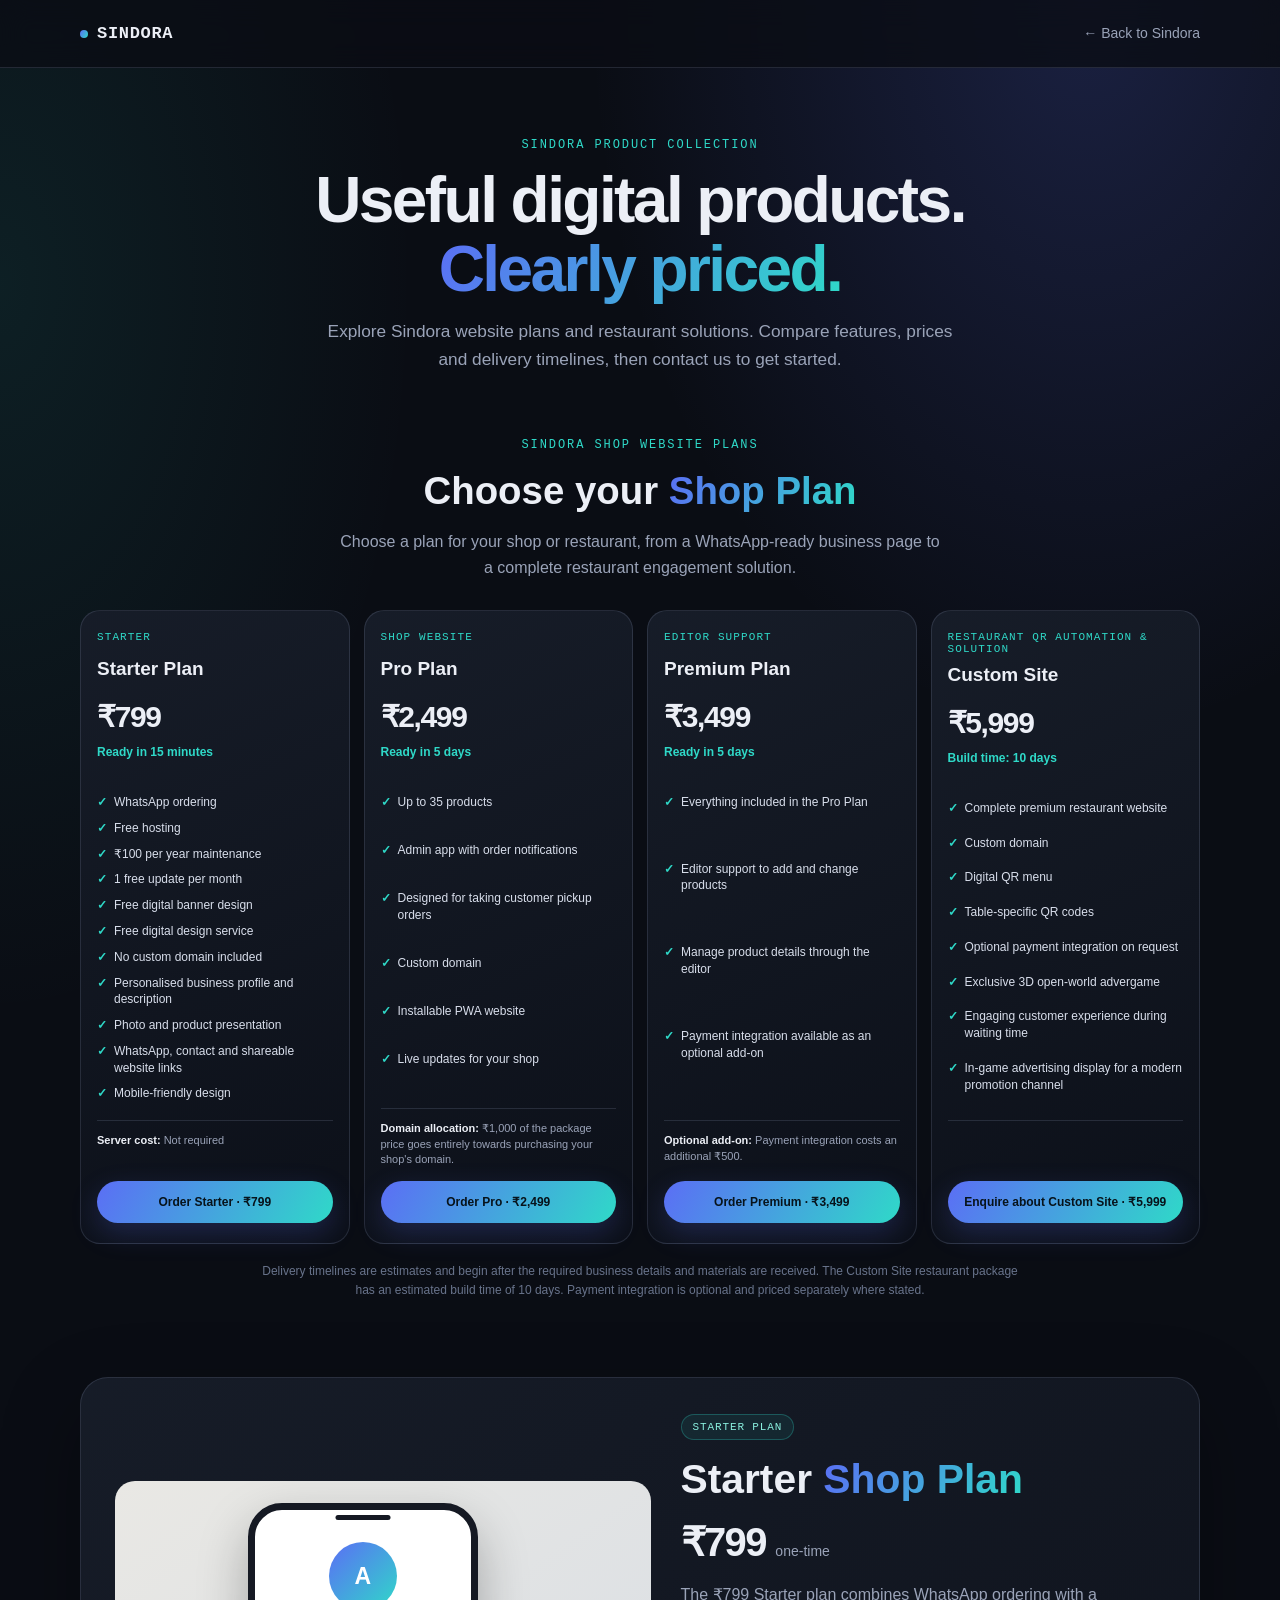
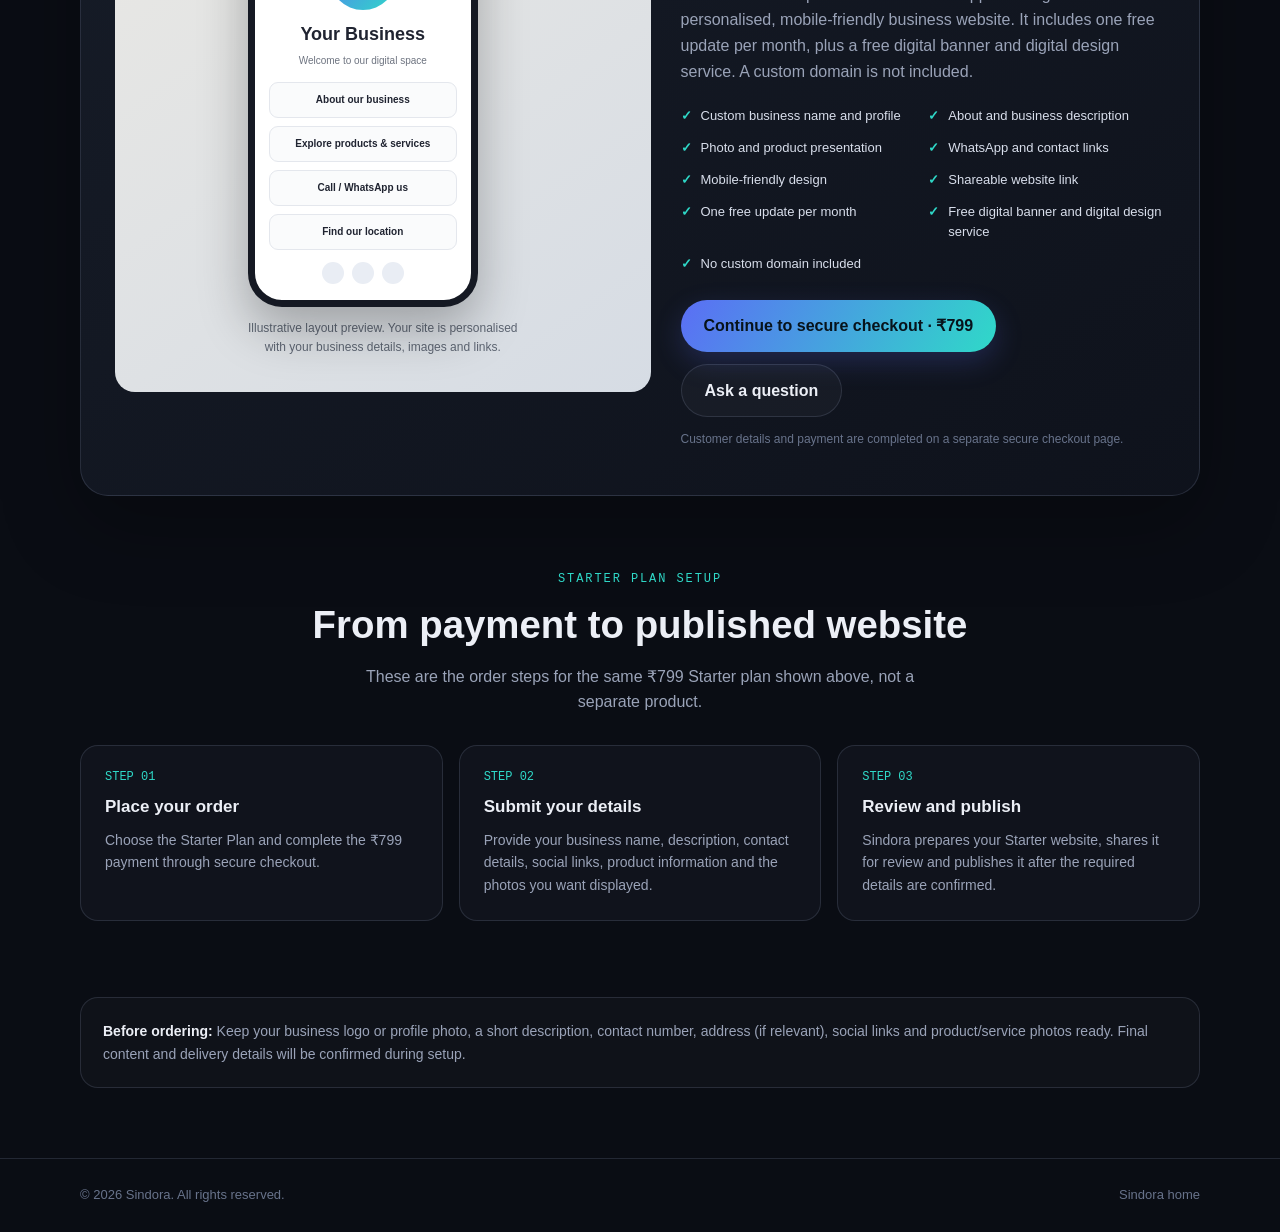
<file: sindora_products_updated.html>
<!DOCTYPE html>
<html lang="en">
<head>
<meta charset="UTF-8">
<meta name="viewport" content="width=device-width, initial-scale=1">
<meta name="theme-color" content="#0A0D14">
<meta name="description" content="Explore Sindora website and restaurant solutions from Sindora, starting at ₹799.">
<title>Our Products — Sindora</title>
<style>
:root{--bg:#0A0D14;--panel:#12161F;--panel2:#171D29;--line:rgba(158,170,204,.17);--text:#ECEFF6;--muted:#9AA3B8;--dim:#68738B;--a:#5B6EF5;--b:#2FD9C8;--grad:linear-gradient(120deg,var(--a),var(--b));--radius:22px}
*{box-sizing:border-box}html{scroll-behavior:smooth;background:var(--bg)}body{margin:0;background:radial-gradient(60% 40% at 85% 0%,rgba(91,110,245,.2),transparent 65%),radial-gradient(50% 40% at 0% 10%,rgba(47,217,200,.09),transparent 65%),var(--bg);color:var(--text);font:16px/1.6 -apple-system,BlinkMacSystemFont,"Segoe UI",Roboto,Arial,sans-serif;overflow-x:hidden}a{color:inherit;text-decoration:none}button{font:inherit}.wrap{width:min(1120px,calc(100% - 40px));margin:auto}
header{height:68px;display:flex;align-items:center;border-bottom:1px solid var(--line);background:rgba(10,13,20,.8);backdrop-filter:blur(14px);position:sticky;top:0;z-index:5}.nav{display:flex;align-items:center;justify-content:space-between}.brand{font:700 17px ui-monospace,monospace;letter-spacing:.04em}.brand i{display:inline-block;width:8px;height:8px;border-radius:50%;background:var(--grad);margin-right:9px}.back{color:var(--muted);font-size:14px}.back:hover{color:var(--b)}
.hero{padding:70px 0 38px;text-align:center}.eyebrow{font:12px ui-monospace,monospace;letter-spacing:.16em;text-transform:uppercase;color:var(--b)}h1{font-size:clamp(2.3rem,6vw,4rem);line-height:1.08;letter-spacing:-.04em;margin:14px auto;max-width:800px}.gradient{background:var(--grad);-webkit-background-clip:text;background-clip:text;color:transparent}.intro{max-width:650px;margin:0 auto;color:var(--muted);font-size:1.08rem}
.product{display:grid;grid-template-columns:1.05fr .95fr;gap:30px;align-items:center;padding:34px;border:1px solid var(--line);border-radius:28px;background:linear-gradient(145deg,rgba(23,29,41,.96),rgba(15,19,29,.96));box-shadow:0 28px 80px rgba(0,0,0,.28)}
.preview{min-height:430px;border-radius:20px;background:linear-gradient(145deg,#e9e8e4,#d6dce4);padding:22px;display:grid;place-items:center;overflow:hidden}
.phone{width:230px;min-height:385px;border:7px solid #151923;border-radius:34px;background:#fff;color:#202431;box-shadow:0 22px 50px rgba(0,0,0,.28);padding:16px 14px;text-align:center;position:relative}
.phone:before{content:"";position:absolute;top:5px;left:50%;transform:translateX(-50%);width:55px;height:5px;border-radius:8px;background:#151923}
.avatar{width:68px;height:68px;border-radius:50%;margin:16px auto 10px;background:linear-gradient(135deg,#5b6ef5,#2fd9c8);display:grid;place-items:center;color:white;font-size:23px;font-weight:700}
.phone h3{font-size:18px;margin:4px 0}.phone p{font-size:10px;color:#6e7480;margin:0 0 13px}.mock-link{display:block;border:1px solid #e4e7ed;border-radius:9px;padding:9px;margin:8px 0;font-size:10px;font-weight:650;background:#fafbfc}.mock-social{display:flex;justify-content:center;gap:8px;margin-top:12px}.mock-social span{width:22px;height:22px;border-radius:50%;background:#e9edf4}
.preview-note{font-size:12px;color:#5d6572;text-align:center;margin-top:12px;max-width:270px}
.details .tag{display:inline-flex;border:1px solid rgba(47,217,200,.28);background:rgba(47,217,200,.08);color:#8af0df;border-radius:999px;padding:6px 11px;font:11px ui-monospace,monospace;letter-spacing:.08em;text-transform:uppercase}
.details h2{font-size:clamp(1.8rem,4vw,2.55rem);line-height:1.13;margin:16px 0 8px}.price{font-size:2.5rem;font-weight:800;letter-spacing:-.04em;margin:8px 0}.price small{font-size:14px;color:var(--muted);font-weight:500;letter-spacing:0}.desc{color:var(--muted);margin:0 0 22px}
.features{display:grid;grid-template-columns:1fr 1fr;gap:11px;margin:20px 0 25px}.feature{display:flex;gap:9px;align-items:flex-start;color:#d8deeb;font-size:13px}.check{color:var(--b);font-weight:800}
.actions{display:flex;gap:12px;flex-wrap:wrap}.btn{display:inline-flex;align-items:center;justify-content:center;border-radius:999px;padding:13px 23px;font-weight:700;border:1px solid var(--line);min-height:48px}.primary{background:var(--grad);color:#07131b;border:0;box-shadow:0 10px 28px rgba(91,110,245,.22)}.secondary{color:var(--text);background:rgba(255,255,255,.03)}.fine{font-size:12px;color:var(--dim);margin-top:13px}
.steps{padding:76px 0}.section-title{text-align:center;margin-bottom:30px}.section-title h2{font-size:clamp(1.7rem,4vw,2.4rem);margin:8px 0}.section-title p{color:var(--muted);max-width:600px;margin:auto}.step-grid{display:grid;grid-template-columns:repeat(3,1fr);gap:16px}.step{padding:24px;border:1px solid var(--line);border-radius:18px;background:rgba(18,22,31,.8)}.num{font:12px ui-monospace,monospace;color:var(--b)}.step h3{font-size:17px;margin:9px 0}.step p{color:var(--muted);font-size:14px;margin:0}
.note{border:1px solid var(--line);border-radius:18px;padding:22px;background:rgba(255,255,255,.025);color:var(--muted);font-size:14px;margin:0 0 70px}.note strong{color:var(--text)}
footer{border-top:1px solid var(--line);padding:26px 0;color:var(--dim);font-size:13px}.foot{display:flex;justify-content:space-between;gap:15px;flex-wrap:wrap}
#payNotice{display:none;margin-top:13px;padding:12px 14px;border:1px solid rgba(245,166,35,.35);border-radius:12px;background:rgba(245,166,35,.08);color:#ffe0a8;font-size:13px}
.buyer-form{display:grid;gap:8px;margin-top:18px;max-width:520px}.buyer-form label{font-size:12px;color:var(--muted);margin-top:5px}.buyer-form input{width:100%;border:1px solid var(--line);border-radius:11px;background:#0c111b;color:var(--text);padding:12px 13px;outline:none}.buyer-form input:focus{border-color:var(--b);box-shadow:0 0 0 3px rgba(47,217,200,.1)}.buyer-form .actions{margin-top:10px}.buyer-form button:disabled{opacity:.6;cursor:wait}
@media(max-width:800px){.product{grid-template-columns:1fr;padding:18px}.preview{min-height:390px}.details{padding:8px 3px 4px}.step-grid{grid-template-columns:1fr}.hero{padding-top:52px}.features{grid-template-columns:1fr 1fr}}
@media(max-width:420px){.wrap{width:min(100% - 28px,1120px)}.features{grid-template-columns:1fr}.actions .btn{width:100%}.preview{padding:15px}}

/* Sindora shop-plan catalogue */
.shop-plans{padding:26px 0 76px}
.shop-plan-grid{display:grid;grid-template-columns:repeat(4,minmax(0,1fr));gap:14px;align-items:stretch}
.shop-plan{position:relative;display:flex;flex-direction:column;padding:20px 16px;border:1px solid var(--line);border-radius:20px;background:linear-gradient(155deg,rgba(23,29,41,.98),rgba(12,16,25,.98));min-width:0}
.shop-plan.popular{border-color:rgba(47,217,200,.55);box-shadow:0 12px 35px rgba(47,217,200,.08)}
.shop-plan .plan-label{font:11px ui-monospace,monospace;letter-spacing:.1em;text-transform:uppercase;color:var(--b);min-height:18px}
.shop-plan h3{font-size:19px;line-height:1.2;margin:9px 0}
.shop-plan .plan-price{font-size:30px;font-weight:850;letter-spacing:-.045em;margin:3px 0 0;white-space:nowrap}
.shop-plan .plan-price small{font-size:11px;color:var(--muted);font-weight:500;letter-spacing:0}
.shop-plan .plan-time{font-size:12px;color:var(--b);font-weight:700;margin:2px 0 15px;min-height:36px}
.shop-plan ul{list-style:none;padding:0;margin:0 0 18px;display:grid;gap:9px;flex:1}
.shop-plan li{font-size:12px;line-height:1.4;color:#d8deeb;display:flex;gap:7px;align-items:flex-start}
.shop-plan li:before{content:"✓";color:var(--b);font-weight:900;flex:0 0 auto}
.shop-plan .server-note{font-size:11px;line-height:1.4;color:var(--muted);border-top:1px solid var(--line);padding-top:12px;margin:0 0 14px;min-height:47px}
.shop-plan .server-note strong{color:var(--text)}
.shop-plan .plan-cta{width:100%;padding:10px 12px;font-size:12px;min-height:42px;cursor:pointer}
.plan-disclaimer{max-width:760px;margin:18px auto 0;text-align:center;color:var(--dim);font-size:12px}
@media(max-width:1050px){.shop-plan-grid{grid-template-columns:repeat(3,minmax(0,1fr))}}
@media(max-width:650px){.shop-plan-grid{grid-template-columns:repeat(2,minmax(0,1fr));gap:10px}.shop-plan{padding:16px 13px}.shop-plan .plan-price{font-size:26px}}
@media(max-width:390px){.shop-plan-grid{grid-template-columns:1fr}.shop-plan{padding:19px}}

</style>
</head>
<body>
<header><div class="wrap nav"><a class="brand" href="index.html"><i></i>SINDORA</a><a class="back" href="index.html">← Back to Sindora</a></div></header>
<main>
<section class="hero wrap"><div class="eyebrow">Sindora product collection</div><h1>Useful digital products.<br><span class="gradient">Clearly priced.</span></h1><p class="intro">Explore Sindora website plans and restaurant solutions. Compare features, prices and delivery timelines, then contact us to get started.</p></section>

<section class="shop-plans wrap" id="shop-plans">
  <div class="section-title">
    <div class="eyebrow">Sindora shop website plans</div>
    <h2>Choose your <span class="gradient">Shop Plan</span></h2>
    <p>Choose a plan for your shop or restaurant, from a WhatsApp-ready business page to a complete restaurant engagement solution.</p>
  </div>
  <div class="shop-plan-grid">
    <article class="shop-plan">
      <div class="plan-label">Starter</div>
      <h3>Starter Plan</h3>
      <div class="plan-price">₹799</div>
      <div class="plan-time">Ready in 15 minutes</div>
      <ul>
        <li>WhatsApp ordering</li>
        <li>Free hosting</li>
        <li>₹100 per year maintenance</li>
        <li>1 free update per month</li>
        <li>Free digital banner design</li>
        <li>Free digital design service</li>
        <li>No custom domain included</li>
        <li>Personalised business profile and description</li>
        <li>Photo and product presentation</li>
        <li>WhatsApp, contact and shareable website links</li>
        <li>Mobile-friendly design</li>
      </ul>
      <p class="server-note"><strong>Server cost:</strong> Not required</p>
      <a class="btn primary plan-cta" href="checkout.html?plan=starter-shop-plan">Order Starter · ₹799</a>
    </article>

    <article class="shop-plan">
      <div class="plan-label">Shop website</div>
      <h3>Pro Plan</h3>
      <div class="plan-price">₹2,499</div>
      <div class="plan-time">Ready in 5 days</div>
      <ul>
        <li>Up to 35 products</li>
        <li>Admin app with order notifications</li>
        <li>Designed for taking customer pickup orders</li>
        <li>Custom domain</li>
        <li>Installable PWA website</li>
        <li>Live updates for your shop</li>
      </ul>
      <p class="server-note"><strong>Domain allocation:</strong> ₹1,000 of the package price goes entirely towards purchasing your shop's domain.</p>
      <a class="btn primary plan-cta" href="checkout.html?plan=pro-shop-plan">Order Pro · ₹2,499</a>
    </article>

    <article class="shop-plan">
      <div class="plan-label">Editor support</div>
      <h3>Premium Plan</h3>
      <div class="plan-price">₹3,499</div>
      <div class="plan-time">Ready in 5 days</div>
      <ul>
        <li>Everything included in the Pro Plan</li>
        <li>Editor support to add and change products</li>
        <li>Manage product details through the editor</li>
        <li>Payment integration available as an optional add-on</li>
      </ul>
      <p class="server-note"><strong>Optional add-on:</strong> Payment integration costs an additional ₹500.</p>
      <a class="btn primary plan-cta" href="checkout.html?plan=premium-shop-plan">Order Premium · ₹3,499</a>
    </article>

    <article class="shop-plan">
      <div class="plan-label">Restaurant QR automation &amp; solution</div>
      <h3>Custom Site</h3>
      <div class="plan-price">₹5,999</div>
      <div class="plan-time">Build time: 10 days</div>
      <ul>
        <li>Complete premium restaurant website</li>
        <li>Custom domain</li>
        <li>Digital QR menu</li>
        <li>Table-specific QR codes</li>
        <li>Optional payment integration on request</li>
        <li>Exclusive 3D open-world advergame</li>
        <li>Engaging customer experience during waiting time</li>
        <li>In-game advertising display for a modern promotion channel</li>
      </ul>
      <p class="server-note"> </p>
      <a class="btn primary plan-cta" href="https://wa.me/916384300784?text=Hi%20Sindora%2C%20I%27m%20interested%20in%20the%20Custom%20Site%20restaurant%20package%20for%20%E2%82%B95999.">Enquire about Custom Site · ₹5,999</a>
    </article>
  </div>
  <p class="plan-disclaimer">Delivery timelines are estimates and begin after the required business details and materials are received. The Custom Site restaurant package has an estimated build time of 10 days. Payment integration is optional and priced separately where stated.</p>
</section>

<section class="wrap" id="starter-checkout">
  <article class="product">
    <div class="preview" role="img" aria-label="Illustrative preview of a personalised mobile business website">
      <div>
        <div class="phone"><div class="avatar">A</div><h3>Your Business</h3><p>Welcome to our digital space</p><div class="mock-link">About our business</div><div class="mock-link">Explore products & services</div><div class="mock-link">Call / WhatsApp us</div><div class="mock-link">Find our location</div><div class="mock-social"><span></span><span></span><span></span></div></div>
        <p class="preview-note">Illustrative layout preview. Your site is personalised with your business details, images and links.</p>
      </div>
    </div>
    <div class="details">
      <span class="tag">Starter plan</span>
      <h2>Starter <span class="gradient">Shop Plan</span></h2>
      <div class="price">₹799 <small>one-time</small></div>
      <p class="desc">The ₹799 Starter plan combines WhatsApp ordering with a personalised, mobile-friendly business website. It includes one free update per month, plus a free digital banner and digital design service. A custom domain is not included.</p>
      <div class="features">
        <div class="feature"><span class="check">✓</span><span>Custom business name and profile</span></div>
        <div class="feature"><span class="check">✓</span><span>About and business description</span></div>
        <div class="feature"><span class="check">✓</span><span>Photo and product presentation</span></div>
        <div class="feature"><span class="check">✓</span><span>WhatsApp and contact links</span></div>
        <div class="feature"><span class="check">✓</span><span>Mobile-friendly design</span></div>
        <div class="feature"><span class="check">✓</span><span>Shareable website link</span></div>
        <div class="feature"><span class="check">✓</span><span>One free update per month</span></div>
        <div class="feature"><span class="check">✓</span><span>Free digital banner and digital design service</span></div>
        <div class="feature"><span class="check">✓</span><span>No custom domain included</span></div>
      </div>
      <div class="actions">
        <a class="btn primary" href="checkout.html?plan=starter-shop-plan">Continue to secure checkout · ₹799</a>
        <a class="btn secondary" href="https://wa.me/916384300784?text=Hi%20Sindora%2C%20I%27m%20interested%20in%20the%20Starter%20Shop%20Plan%20for%20%E2%82%B9799.">Ask a question</a>
      </div>
      <p class="fine">Customer details and payment are completed on a separate secure checkout page.</p>
    </div>
  </article>
</section>
<section class="steps wrap">
<div class="section-title"><div class="eyebrow">Starter plan setup</div><h2>From payment to published website</h2><p>These are the order steps for the same ₹799 Starter plan shown above, not a separate product.</p></div>
<div class="step-grid">
<article class="step"><div class="num">STEP 01</div><h3>Place your order</h3><p>Choose the Starter Plan and complete the ₹799 payment through secure checkout.</p></article>
<article class="step"><div class="num">STEP 02</div><h3>Submit your details</h3><p>Provide your business name, description, contact details, social links, product information and the photos you want displayed.</p></article>
<article class="step"><div class="num">STEP 03</div><h3>Review and publish</h3><p>Sindora prepares your Starter website, shares it for review and publishes it after the required details are confirmed.</p></article>
</div>
</section>
<section class="wrap"><div class="note"><strong>Before ordering:</strong> Keep your business logo or profile photo, a short description, contact number, address (if relevant), social links and product/service photos ready. Final content and delivery details will be confirmed during setup.</div></section>
</main>

<footer><div class="wrap foot"><span>© <span id="year"></span> Sindora. All rights reserved.</span><a href="index.html">Sindora home</a></div></footer>
<script>document.getElementById("year").textContent = new Date().getFullYear();</script>
</body>
</html>
</file>
